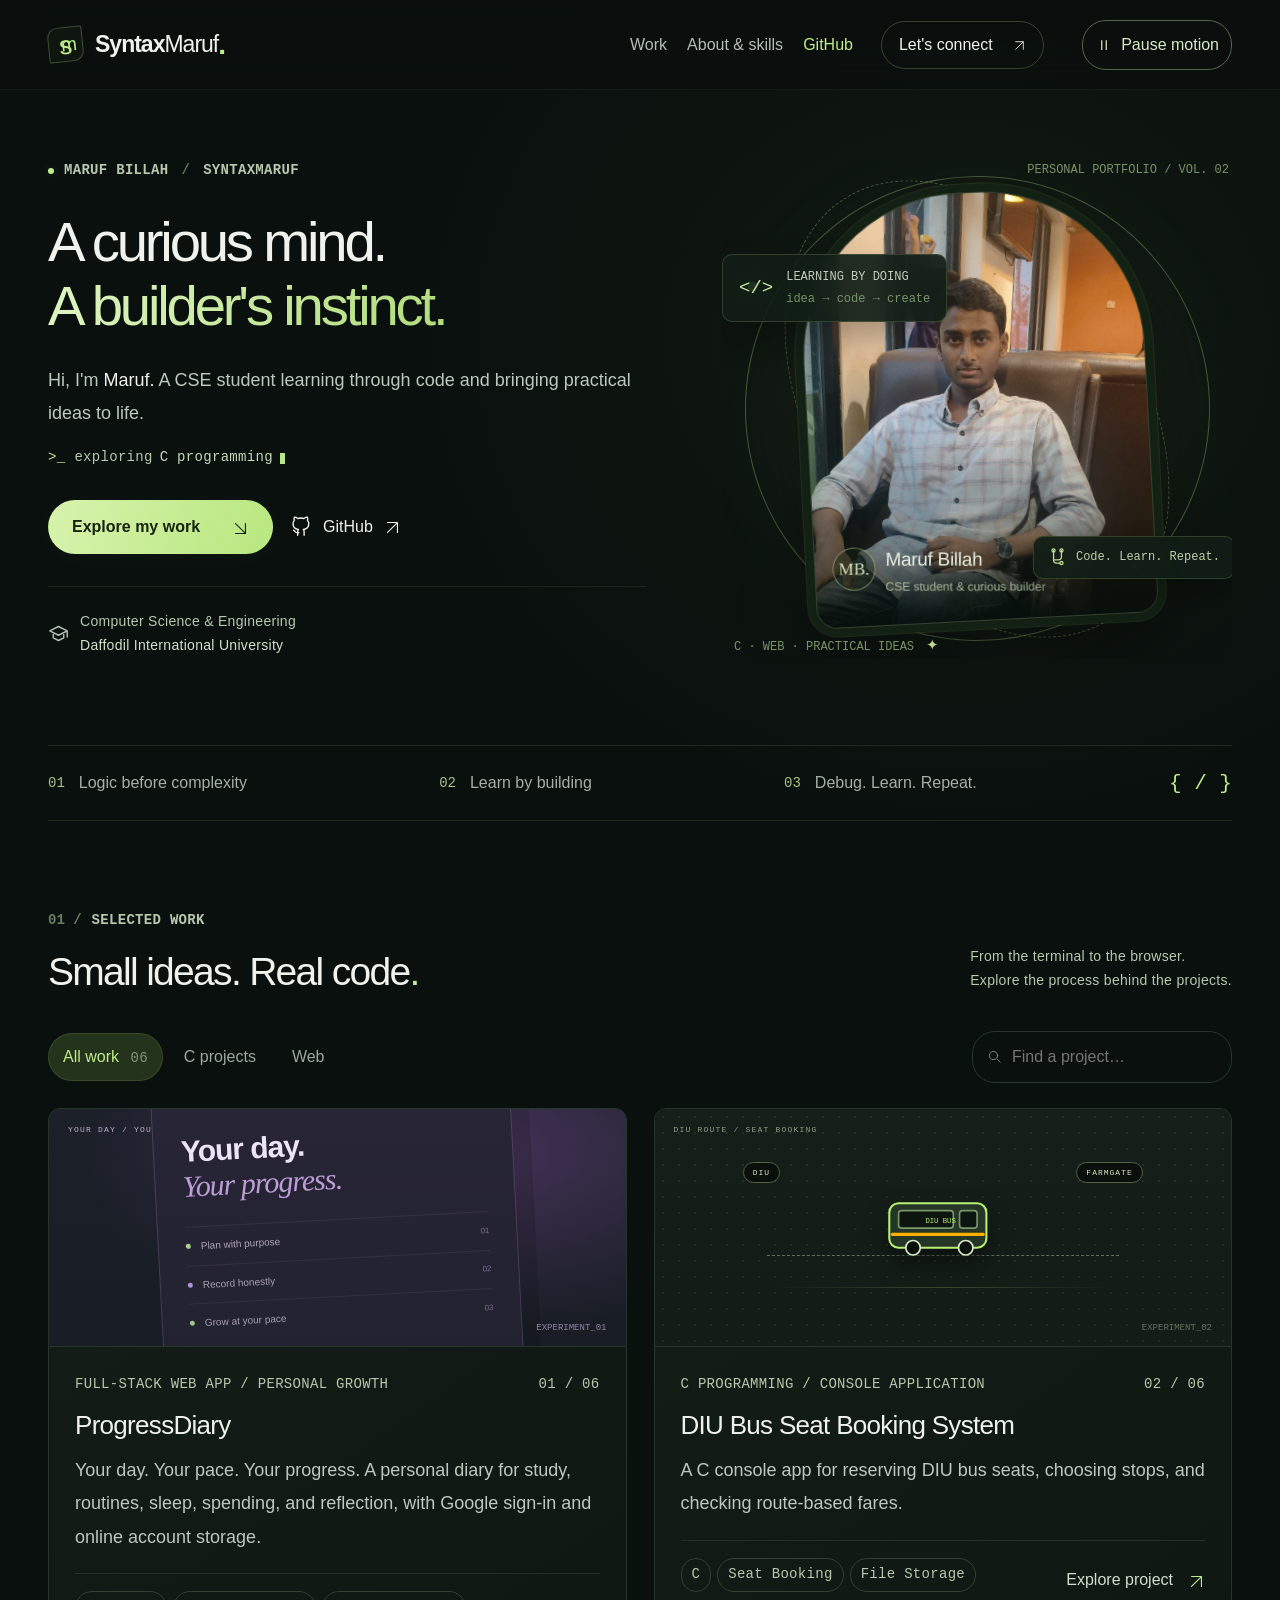
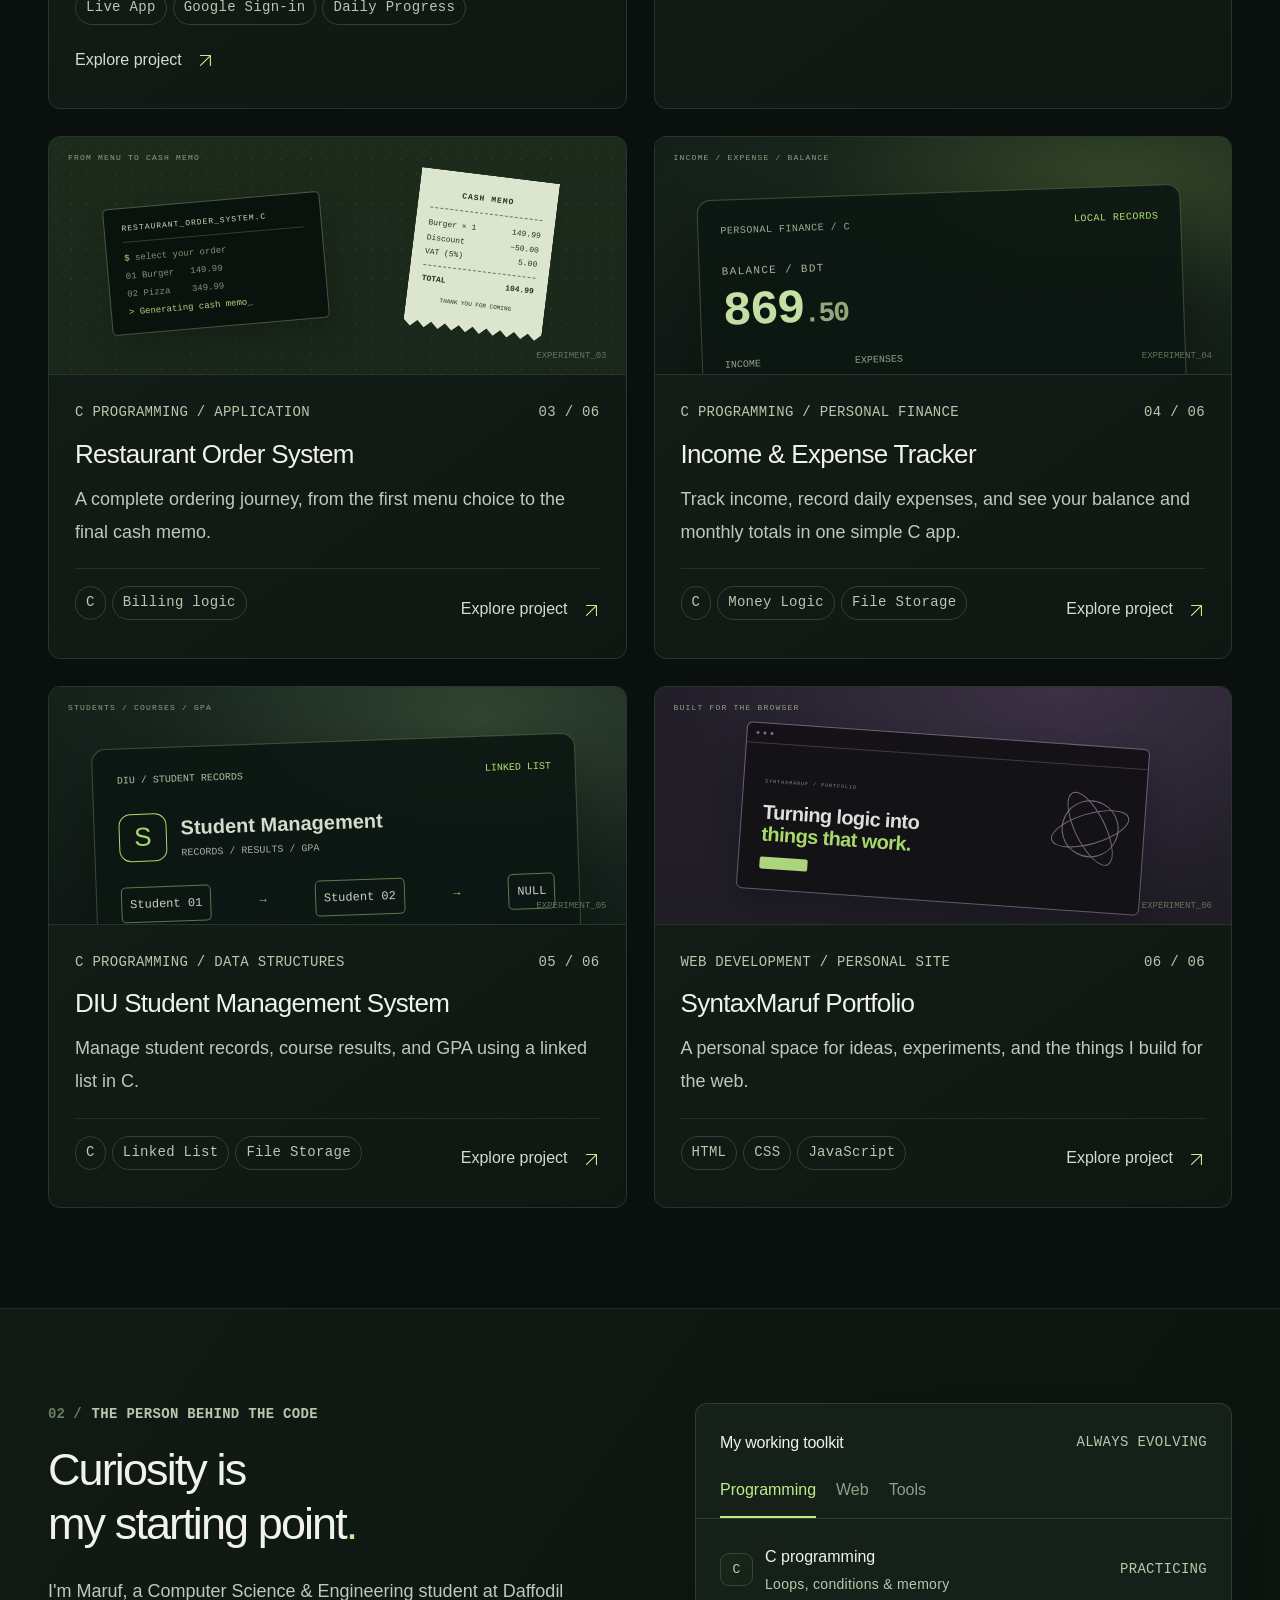
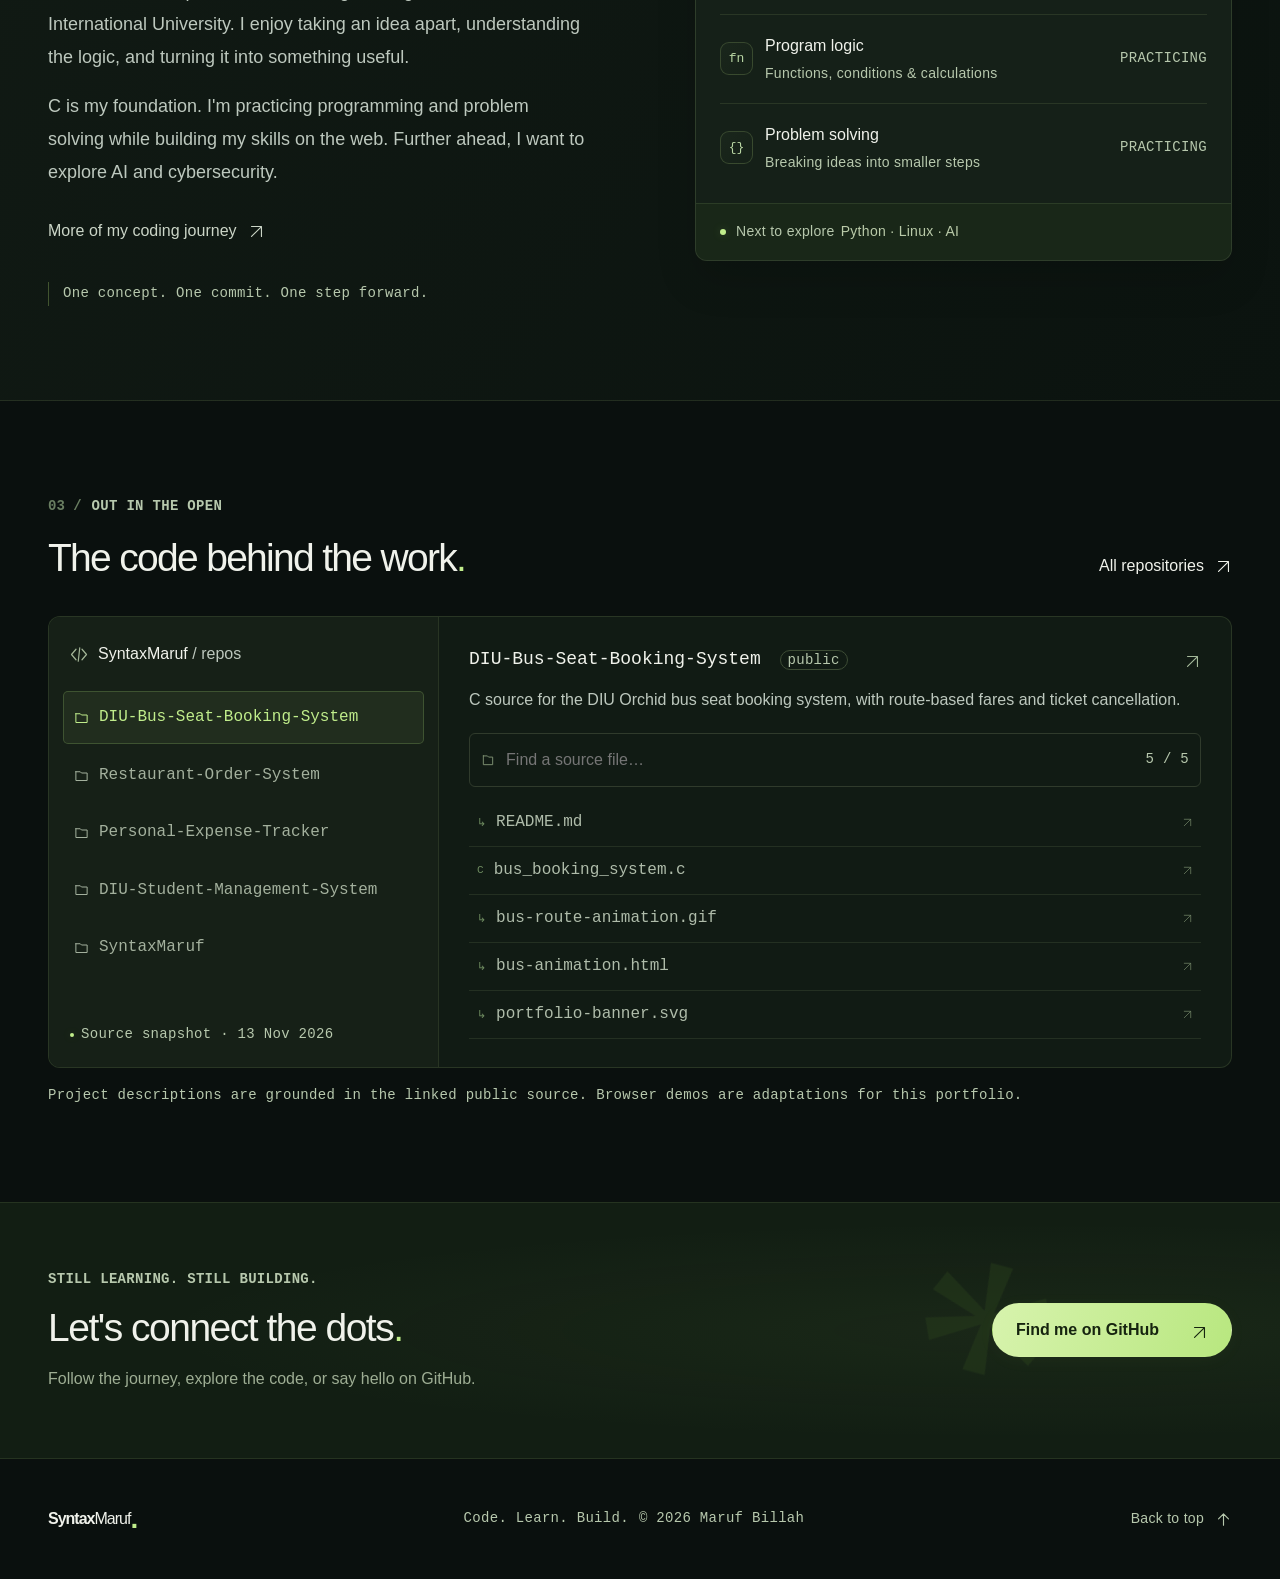
<file: index.html>
<!doctype html>
<html lang="en">
<head>
  <meta charset="utf-8">
  <meta name="viewport" content="width=device-width, initial-scale=1">
  <meta name="theme-color" content="#0c1110">
  <meta name="description" content="Maruf Billah (SyntaxMaruf) — CSE student at Daffodil International University. A personal portfolio of C programming, web development, and practical ideas.">
  <meta name="robots" content="noindex,nofollow">
  <title>SyntaxMaruf — Maruf Billah / Developer Portfolio</title>
  <link rel="icon" href="favicon.svg" type="image/svg+xml">
  <link rel="stylesheet" href="styles.css?v=3">
  <link rel="stylesheet" href="premium.css?v=3">
  <link rel="stylesheet" href="readability.css?v=3">
  <script src="data.js" defer></script>
  <script src="app.js" defer></script>
  <script src="motion.js?v=4" defer></script>
</head>
<body>
  <div class="ambient-glow" aria-hidden="true"></div><div class="scroll-progress" aria-hidden="true"></div>
  <a class="skip-link" href="#main">Skip to content</a>
  <header class="header">
    <div class="container nav-wrap">
      <a class="brand" href="#home" aria-label="SyntaxMaruf home"><span class="brand-mark" aria-hidden="true">s<span>m</span></span>Syntax<span>Maruf</span><span class="brand-dot">.</span></a>
      
      <nav id="navigation" aria-label="Main navigation">
        <a href="#work">Work</a><a href="#about">About & skills</a><a href="#github">GitHub</a>
        <a class="nav-cta" href="https://github.com/SyntaxMaruf" target="_blank" rel="noopener noreferrer">Let's connect <span aria-hidden="true">↗</span></a>
        
      </nav>
      <div class="header-actions"><button id="motion-toggle" class="motion-toggle" aria-pressed="false" aria-label="Pause animations"><svg viewBox="0 0 24 24" aria-hidden="true"><path d="M9 6v12M15 6v12"/></svg><span>Motion on</span></button><button class="menu-toggle icon-button" aria-expanded="false" aria-controls="navigation" aria-label="Open navigation"><svg viewBox="0 0 24 24" aria-hidden="true"><path d="M4 7h16M4 12h16M4 17h16"/></svg></button></div>
    </div>
  </header>
  <main id="main">
    <section class="hero container" id="home" aria-labelledby="hero-title">
      <div class="hero-copy">
        <p class="eyebrow"><span class="status-dot"></span> MARUF BILLAH <span class="eyebrow-divider">/</span> SYNTAXMARUF</p>
        <h1 id="hero-title">A curious mind.<br><span>A builder's instinct.</span></h1>
        <p class="intro">Hi, I'm <strong>Maruf.</strong> A CSE student<br class="desktop-break"> learning through code and bringing practical<br class="desktop-break"> ideas to life.</p>
        <div class="live-line" aria-hidden="true"><span class="live-prompt">&gt;_</span> exploring <span id="live-role">C programming</span><span class="typing-cursor"></span></div>
        <div class="hero-actions"><a class="button primary" href="#work">Explore my work <span aria-hidden="true">↘</span></a><a class="text-link" href="https://github.com/SyntaxMaruf" target="_blank" rel="noopener noreferrer"><svg class="icon" viewBox="0 0 24 24" aria-hidden="true"><path d="M9 19c-4.3 1.3-4.3-2.2-6-2.7M15 22v-3.9a3.4 3.4 0 0 0-.9-2.7c3-.3 6.2-1.5 6.2-6.8A5.3 5.3 0 0 0 18.8 5c.2-.4.6-1.9-.1-3.7 0 0-1.2-.4-3.9 1.5a13.4 13.4 0 0 0-7 0C5.1.9 3.9 1.3 3.9 1.3c-.7 1.8-.3 3.3-.1 3.7a5.3 5.3 0 0 0-1.5 3.7c0 5.3 3.2 6.5 6.2 6.8a3.4 3.4 0 0 0-.9 2.6V22"/></svg> GitHub <span aria-hidden="true">↗</span></a></div>
        <div class="hero-foot"><svg class="icon" viewBox="0 0 24 24" aria-hidden="true"><path d="m2 9 10-5 10 5-10 5-10-5Zm4 2v6l6 3 6-3v-6M22 9v7"/></svg><span>Computer Science & Engineering<br><strong>Daffodil International University</strong></span></div>
      </div>
      <div class="portrait-scene" aria-label="Portrait of Maruf Billah">
        <div class="orbit orbit-one" aria-hidden="true"><span></span></div><div class="orbit orbit-two" aria-hidden="true"><span></span></div>
        <span class="scene-coordinate coordinate-top" aria-hidden="true">PERSONAL PORTFOLIO / VOL. 02</span>
        <div class="portrait-frame"><img src="maruf-billah.jpg" width="1138" height="1536" alt="Maruf Billah seated in a chair" fetchpriority="high"><div class="portrait-shade" aria-hidden="true"></div><div class="portrait-caption"><span class="portrait-monogram">MB.</span><div><strong>Maruf Billah</strong><span>CSE student & curious builder</span></div><span class="portrait-spark" aria-hidden="true">*</span></div></div>
        <div class="floating-chip chip-code" aria-hidden="true"><span>&lt;/&gt;</span><div>LEARNING BY DOING<small>idea → code → create</small></div></div>
        <div class="floating-chip chip-github"><svg class="icon" viewBox="0 0 24 24" aria-hidden="true"><path d="M7 3v12a4 4 0 0 0 4 4h5M17 3v8a4 4 0 0 1-4 4H7"/><circle cx="7" cy="3" r="2"/><circle cx="17" cy="3" r="2"/><circle cx="17" cy="19" r="2"/></svg><span>Code. Learn. Repeat.</span></div>
        <span class="scene-coordinate coordinate-bottom" aria-hidden="true">C · WEB · PRACTICAL IDEAS <span>✦</span></span>
      </div>
    </section>
    <div class="container"><div class="focus-strip"><span><i>01</i> Logic before complexity</span><span><i>02</i> Learn by building</span><span><i>03</i> Debug. Learn. Repeat.</span><span class="strip-symbol" aria-hidden="true">{ / }</span></div></div>
    <section class="work-section container section" id="work" aria-labelledby="work-title">
      <div class="section-top"><div><p class="eyebrow"><span class="section-index">01 /</span> SELECTED WORK</p><h2 id="work-title">Small ideas. Real code<span class="accent">.</span></h2></div><p class="section-aside">From the terminal to the browser.<br> Explore the process behind the projects.</p></div>
      <div class="project-toolbar"><div class="filters" role="group" aria-label="Filter projects"><button data-filter="all" aria-pressed="true">All work <span>06</span></button><button data-filter="c" aria-pressed="false">C projects</button><button data-filter="web" aria-pressed="false">Web</button></div><label class="search-field"><svg viewBox="0 0 24 24" aria-hidden="true"><circle cx="10.5" cy="10.5" r="6.5"/><path d="m16 16 5 5"/></svg><span class="sr-only">Search projects</span><input id="project-search" type="search" placeholder="Find a project…" autocomplete="off"></label></div>
      <p id="project-count" class="sr-only" role="status"></p><div id="project-grid" class="project-grid"></div>
      <div id="empty-projects" class="empty-state" hidden><span class="empty-icon" aria-hidden="true">{ }</span><h3>No projects found.</h3><p>Try another keyword or explore all the work.</p><button id="clear-filters" class="small-button">Reset filters</button></div>
      <noscript><p>Enable JavaScript to filter and explore projects. You can also visit <a href="https://github.com/SyntaxMaruf">SyntaxMaruf on GitHub</a>.</p></noscript>
    </section>
    <section class="about-section section" id="about" aria-labelledby="about-title"><div class="container about-grid">
      <div class="about-copy"><p class="eyebrow"><span class="section-index">02 /</span> THE PERSON BEHIND THE CODE</p><h2 id="about-title">Curiosity is<br>my starting point<span class="accent">.</span></h2><p>I'm Maruf, a Computer Science & Engineering student at Daffodil International University. I enjoy taking an idea apart, understanding the logic, and turning it into something useful.</p><p>C is my foundation. I'm practicing programming and problem solving while building my skills on the web. Further ahead, I want to explore AI and cybersecurity.</p><a class="text-link about-link" href="https://github.com/SyntaxMaruf/SyntaxMaruf" target="_blank" rel="noopener noreferrer">More of my coding journey <span aria-hidden="true">↗</span></a><div class="about-note"><span aria-hidden="true">↳</span> One concept. One commit. One step forward.</div></div>
      <div class="skills-panel"><div class="panel-head"><h3>My working toolkit</h3><span class="mono muted">ALWAYS EVOLVING</span></div><div class="skill-tabs" role="tablist" aria-label="Skill categories"><button id="skill-tab-programming" role="tab" aria-selected="true" aria-controls="skills-content" tabindex="0" data-skill="programming">Programming</button><button id="skill-tab-web" role="tab" aria-selected="false" aria-controls="skills-content" tabindex="-1" data-skill="web">Web</button><button id="skill-tab-tools" role="tab" aria-selected="false" aria-controls="skills-content" tabindex="-1" data-skill="tools">Tools</button></div><div id="skills-content" role="tabpanel" aria-labelledby="skill-tab-programming" tabindex="0"></div><div class="learning-next"><span class="status-dot"></span><p>Next to explore <strong>Python · Linux · AI</strong></p></div></div>
    </div></section>
    <section class="github-section container section" id="github" aria-labelledby="github-title"><div class="section-top"><div><p class="eyebrow"><span class="section-index">03 /</span> OUT IN THE OPEN</p><h2 id="github-title">The code behind the work<span class="accent">.</span></h2></div><a class="text-link" href="https://github.com/SyntaxMaruf?tab=repositories" target="_blank" rel="noopener noreferrer">All repositories <span aria-hidden="true">↗</span></a></div>
      <div class="source-explorer"><div class="repo-sidebar"><div class="repo-sidebar-head"><svg class="icon" viewBox="0 0 24 24" aria-hidden="true"><path d="m8 5-6 7 6 7m8-14 6 7-6 7m-3-16-2 18"/></svg><span>SyntaxMaruf <span class="muted">/ repos</span></span></div><div id="repo-list" role="group" aria-label="Select a GitHub repository"></div><div class="repo-caption"><span class="status-dot"></span> Source snapshot · 13 Nov 2026</div></div><div class="repo-detail"><div id="repo-summary"></div><label class="file-search"><svg class="icon" viewBox="0 0 24 24" aria-hidden="true"><path d="M4 5h7l2 2h7v13H4V5Z"/></svg><span class="sr-only">Filter repository files</span><input id="file-search" type="search" placeholder="Find a source file…" autocomplete="off"><span class="mono muted" id="file-count"></span></label><div id="repo-files" class="repo-files" aria-live="polite"></div></div></div>
      <p class="source-note">Project descriptions are grounded in the linked public source. Browser demos are adaptations for this portfolio.</p>
    </section>
    <section class="connect-section"><div class="container connect-inner"><div><p class="eyebrow">STILL LEARNING. STILL BUILDING.</p><h2>Let's connect the dots<span class="accent">.</span></h2><p>Follow the journey, explore the code, or say hello on GitHub.</p></div><a class="button primary" href="https://github.com/SyntaxMaruf" target="_blank" rel="noopener noreferrer">Find me on GitHub <span aria-hidden="true">↗</span></a><span class="connect-art" aria-hidden="true">*</span></div></section>
  </main>
  <footer class="container footer"><a class="brand footer-brand" href="#home">Syntax<span>Maruf</span><span class="brand-dot">.</span></a><p>Code. Learn. Build. <span class="muted">© 2026 Maruf Billah</span></p><a href="#home" class="text-link">Back to top <span aria-hidden="true">↑</span></a></footer>
  <dialog id="project-dialog" aria-labelledby="dialog-title"><div class="dialog-top"><span class="eyebrow">PROJECT EXPLORER</span><button id="close-dialog" class="icon-button" aria-label="Close project details"><svg viewBox="0 0 24 24" aria-hidden="true"><path d="m6 6 12 12M6 18 18 6"/></svg></button></div><div id="dialog-content"></div></dialog>
</body>
</html>
</file>
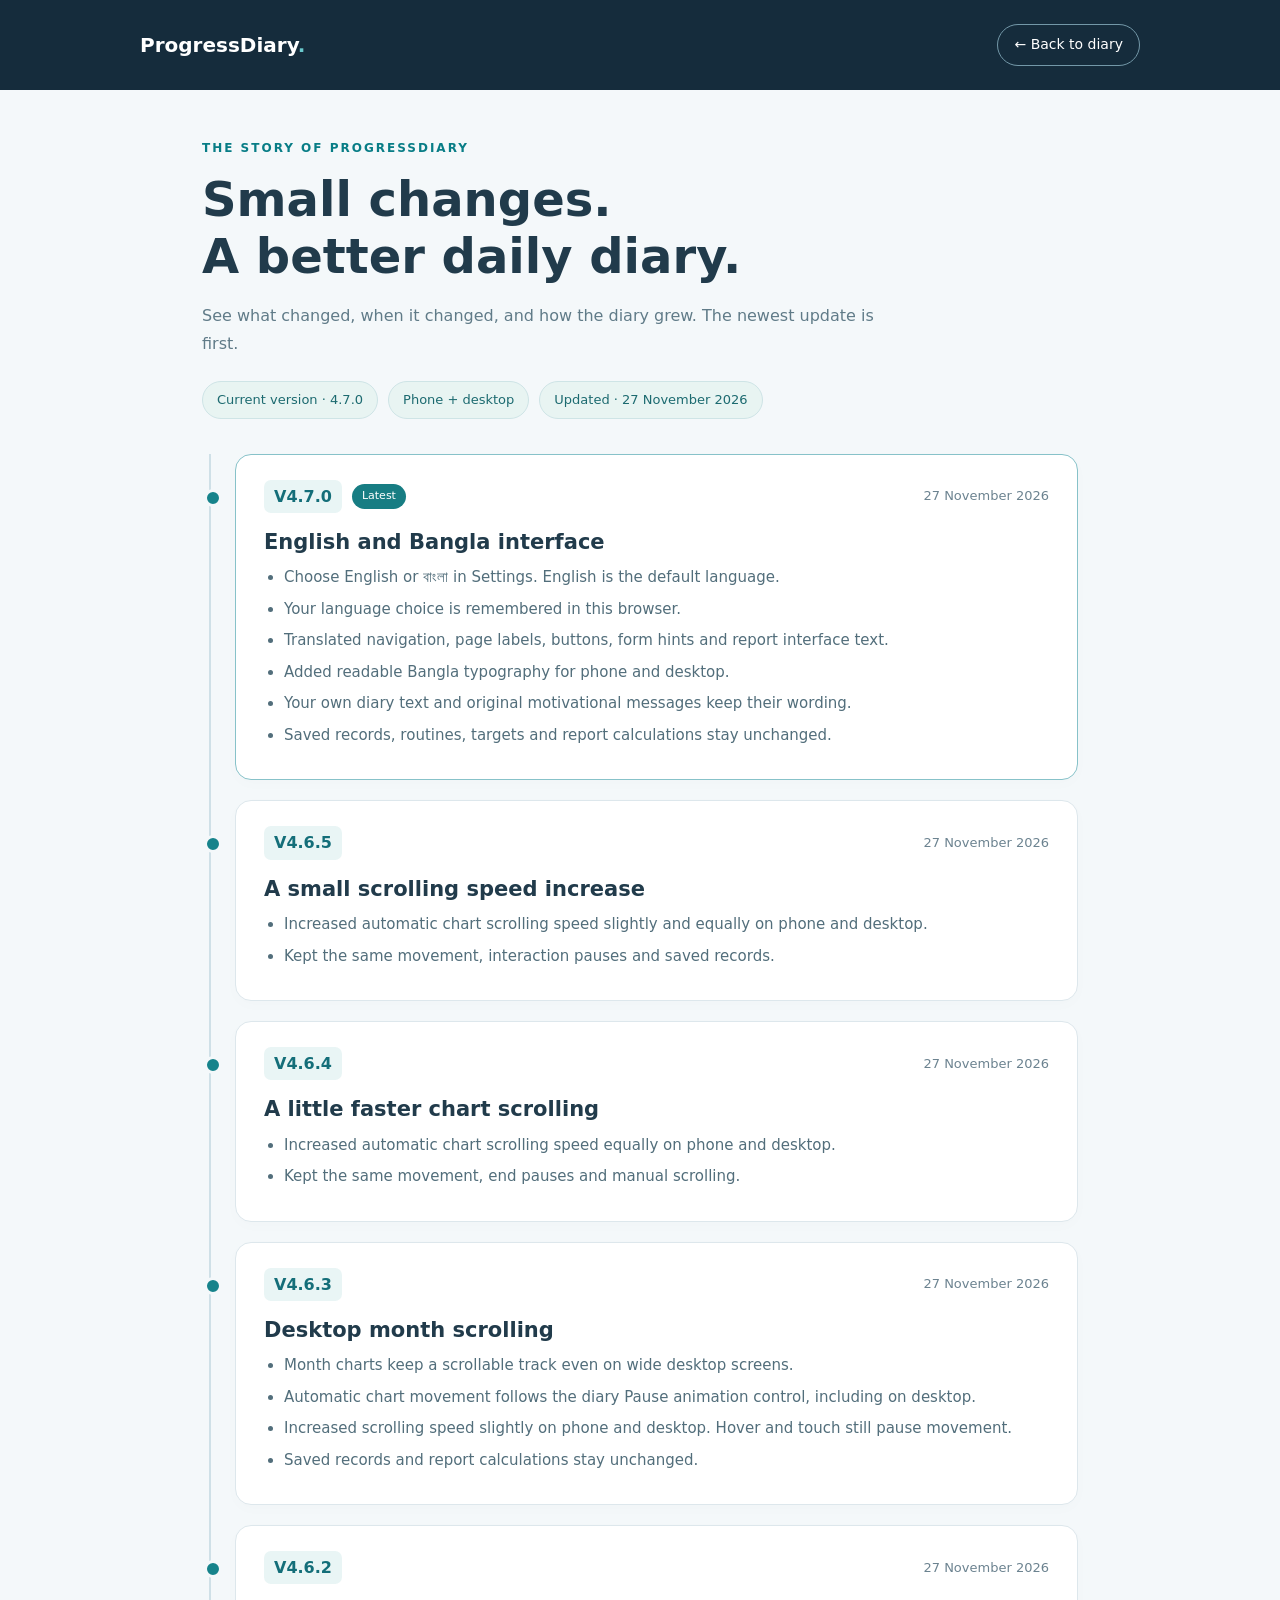
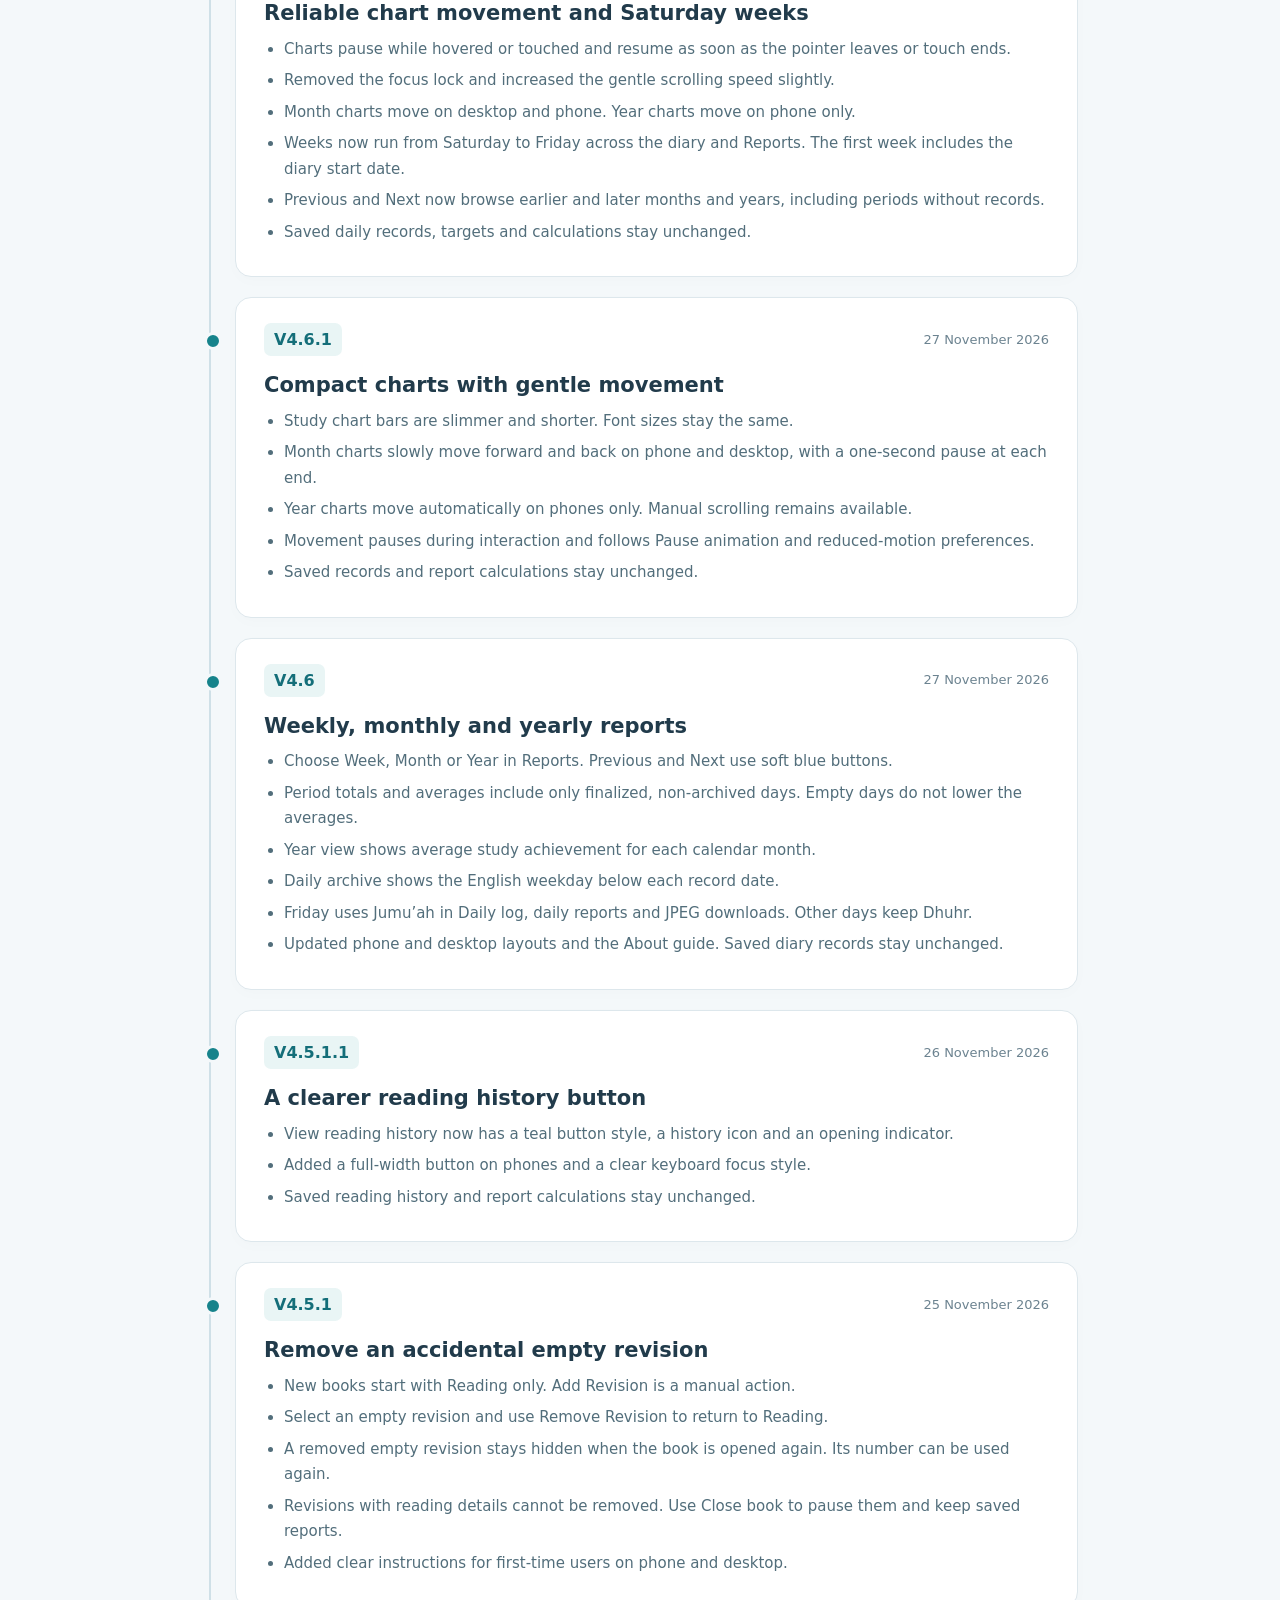
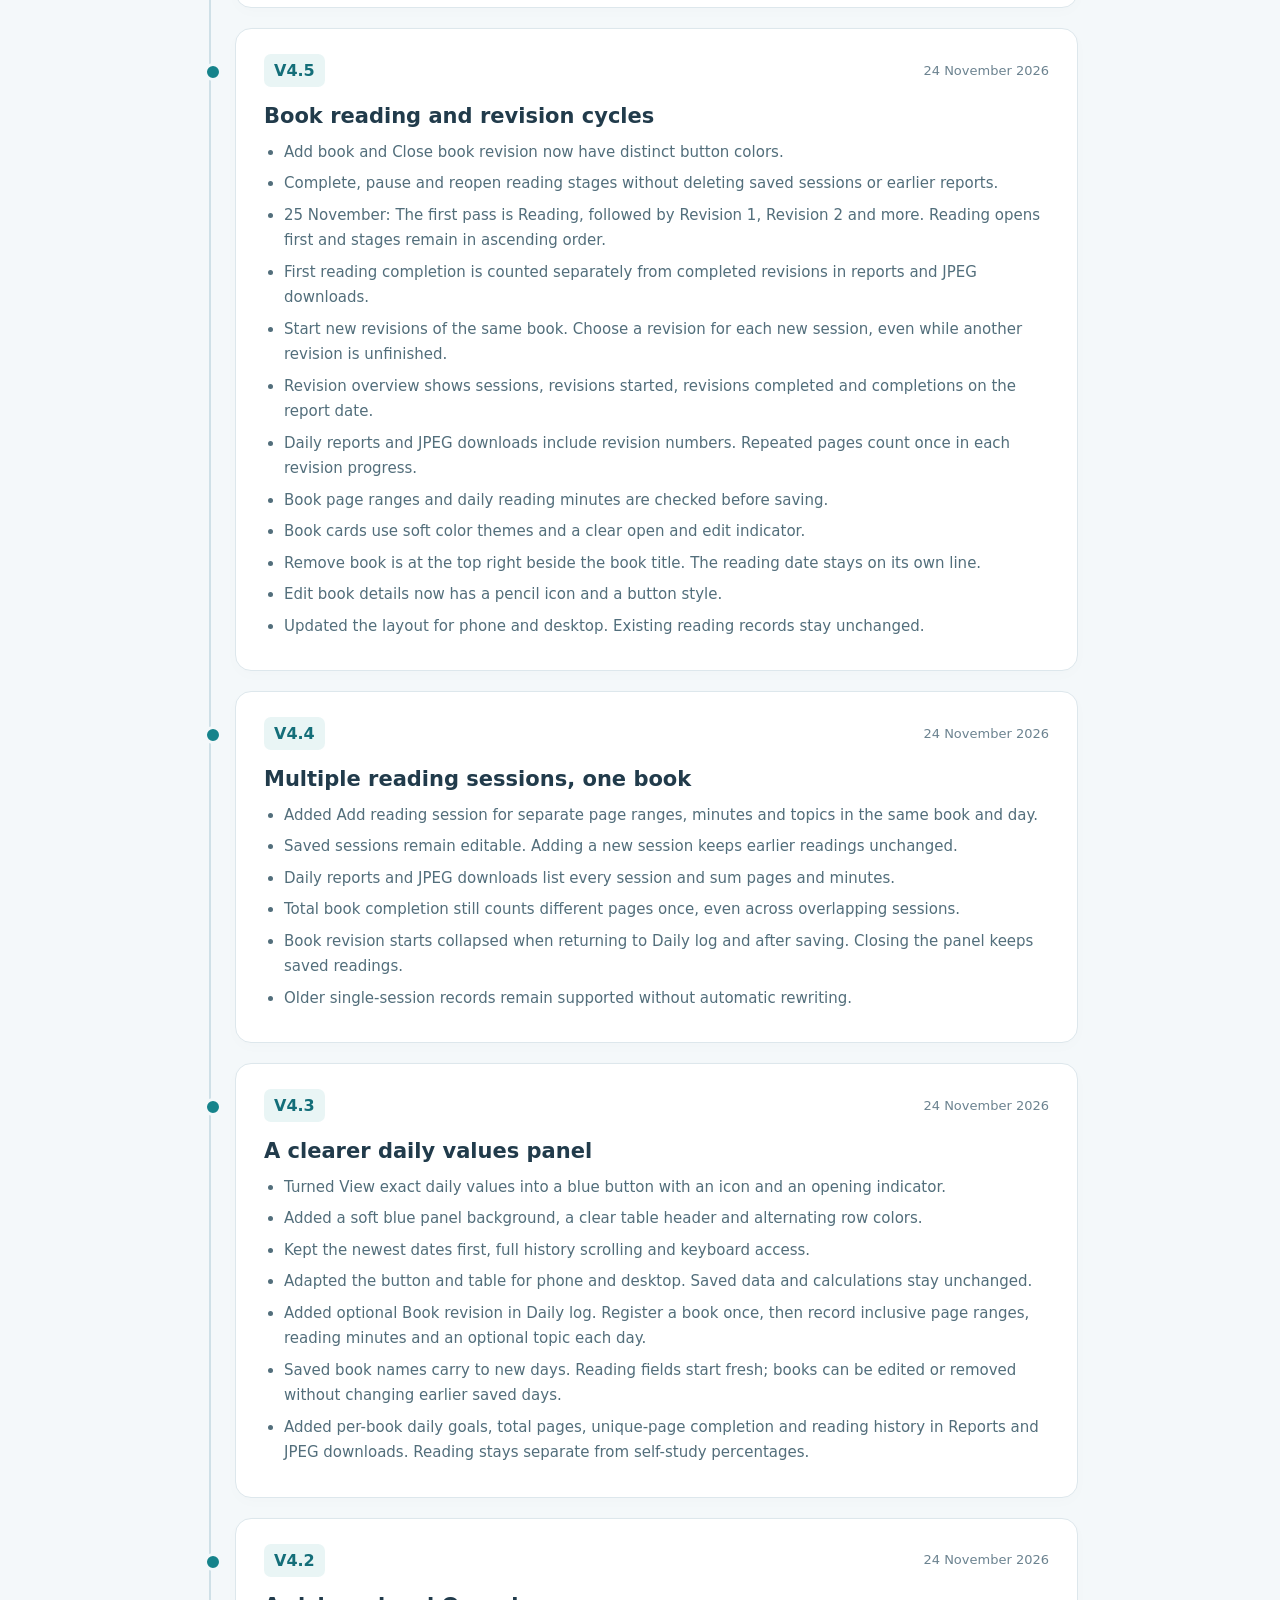
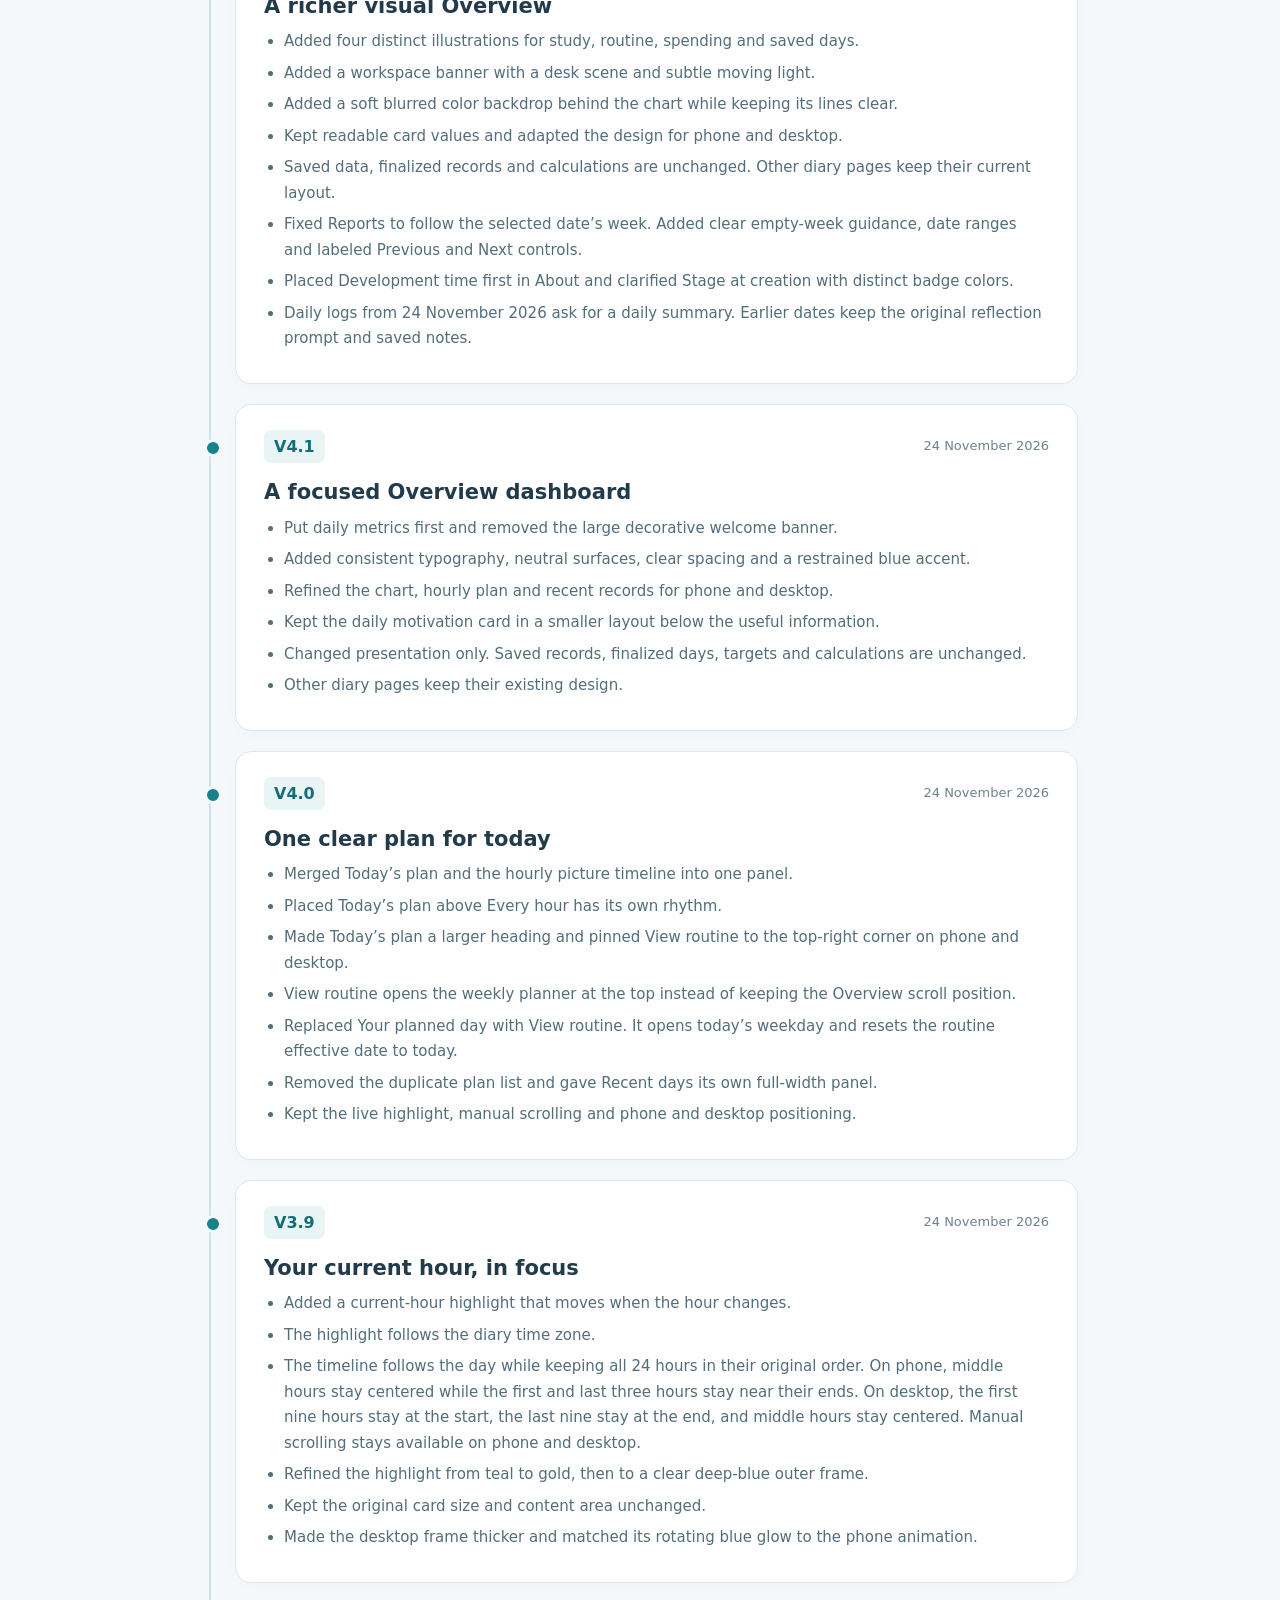
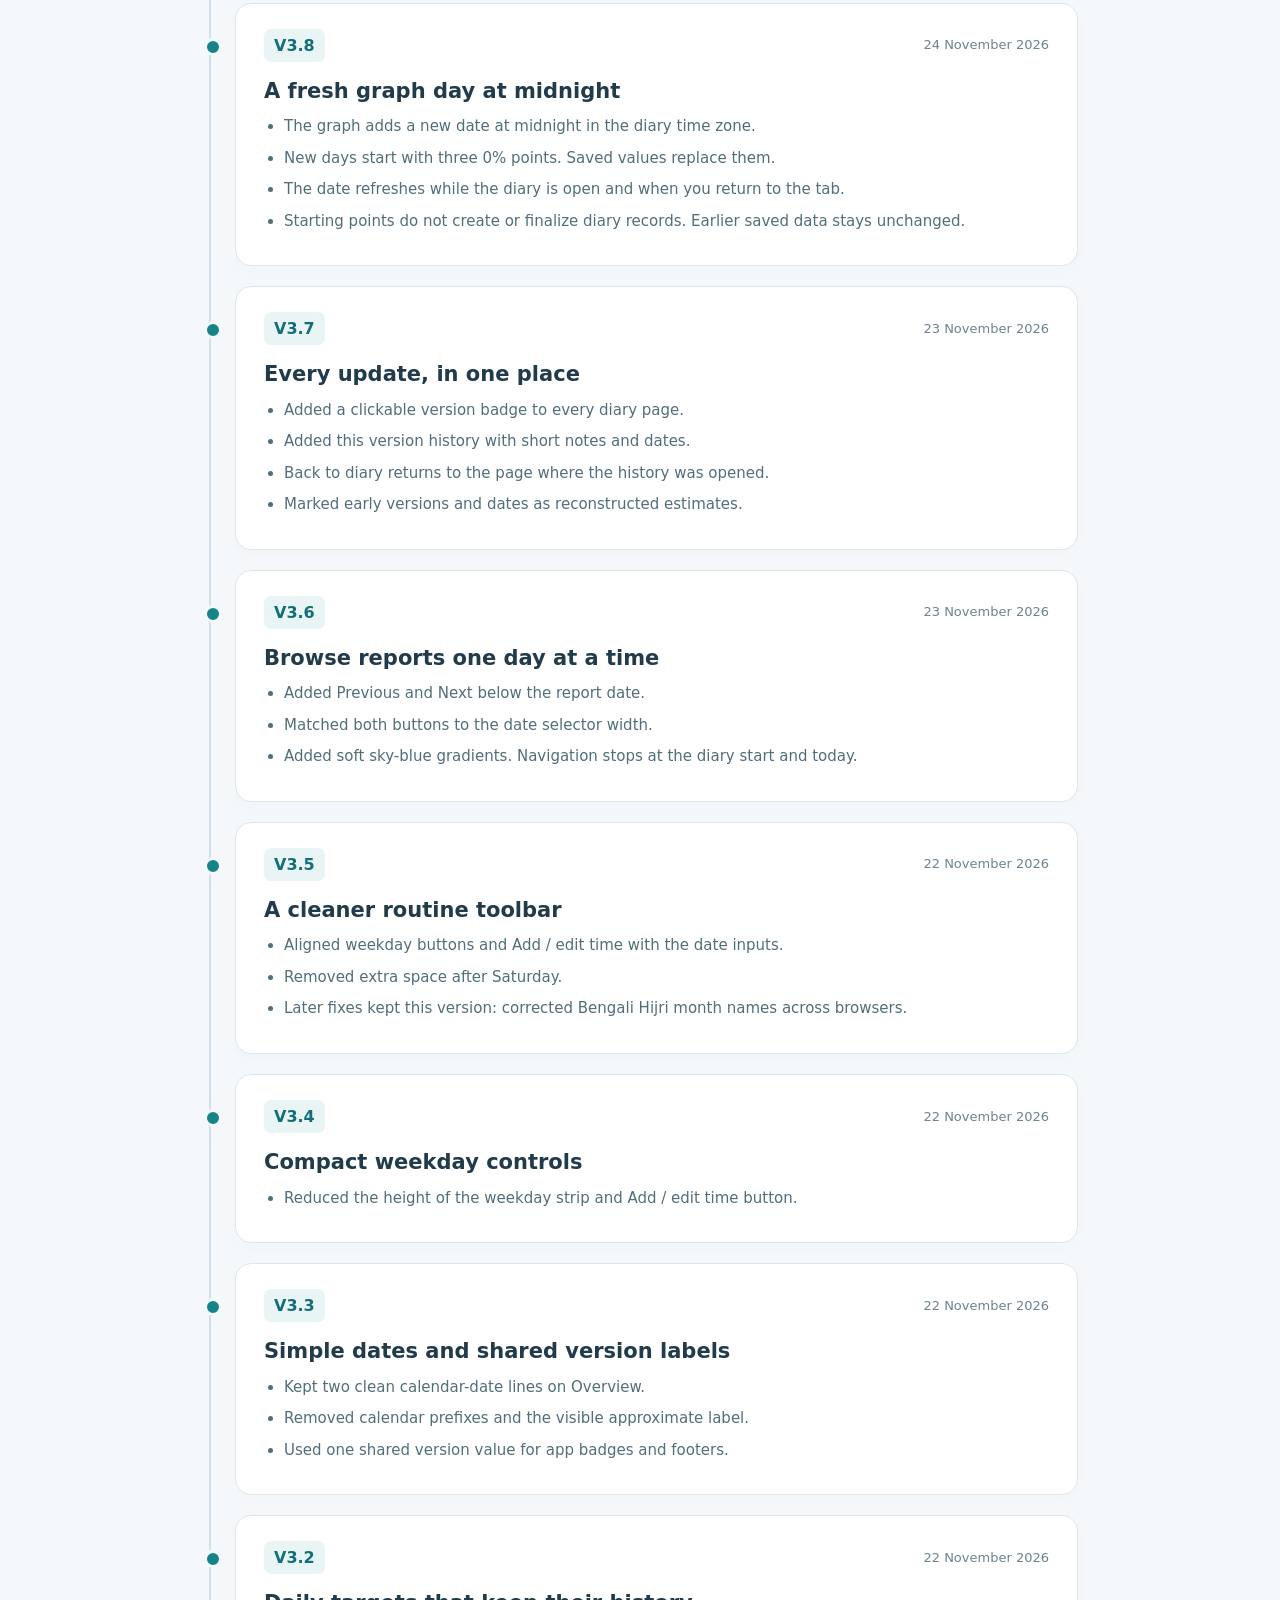
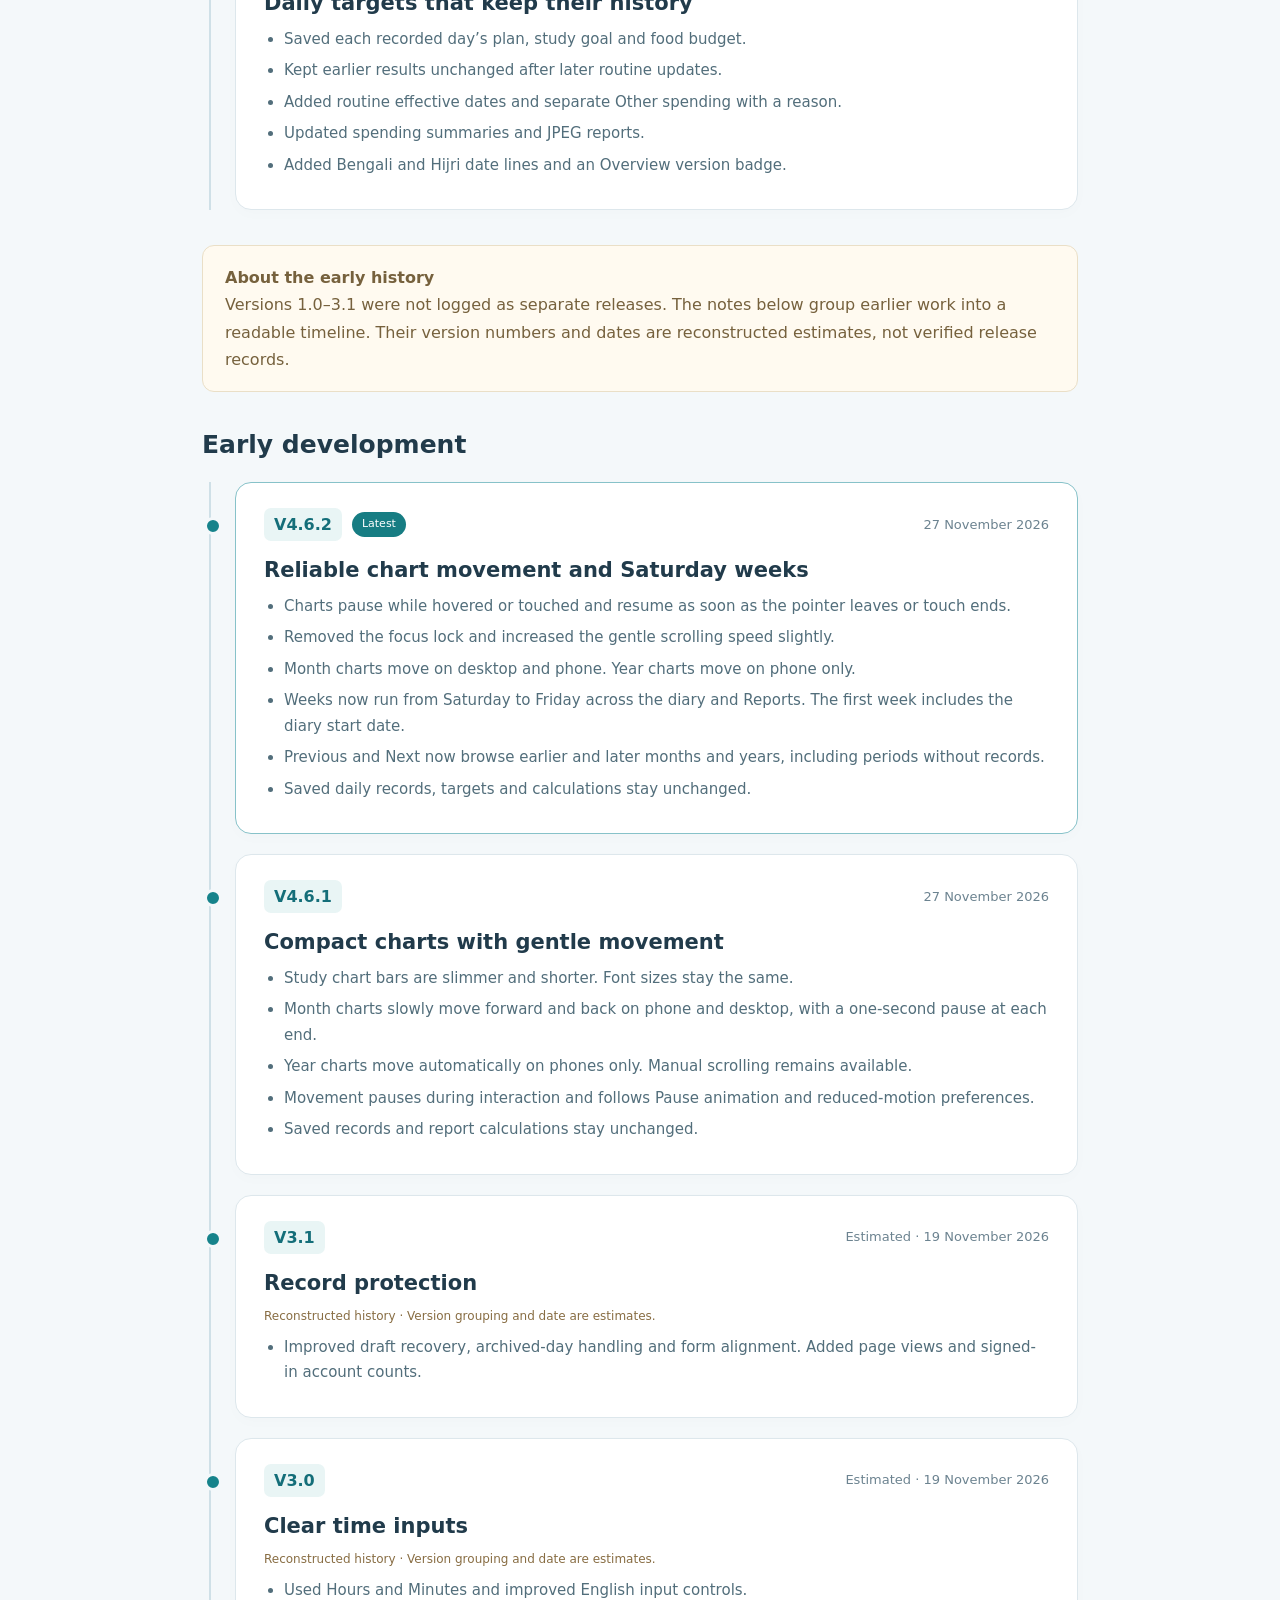
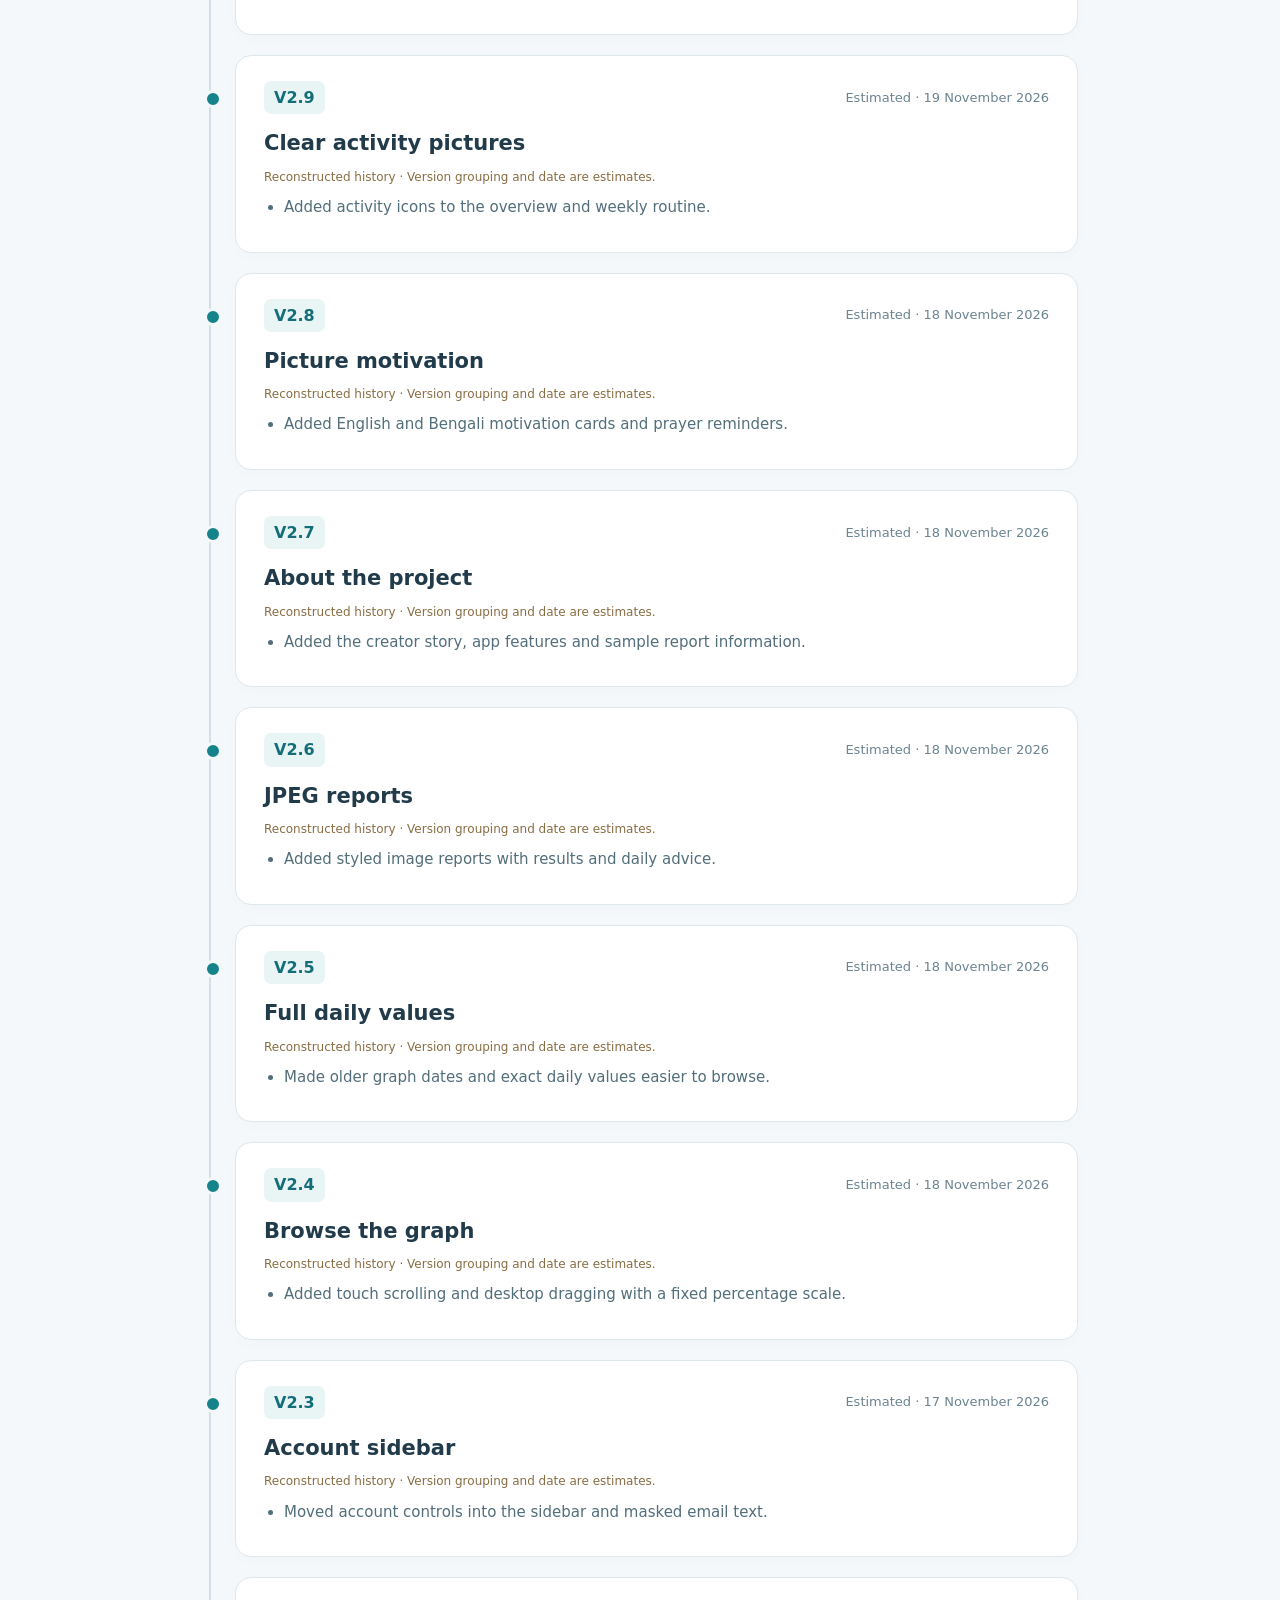
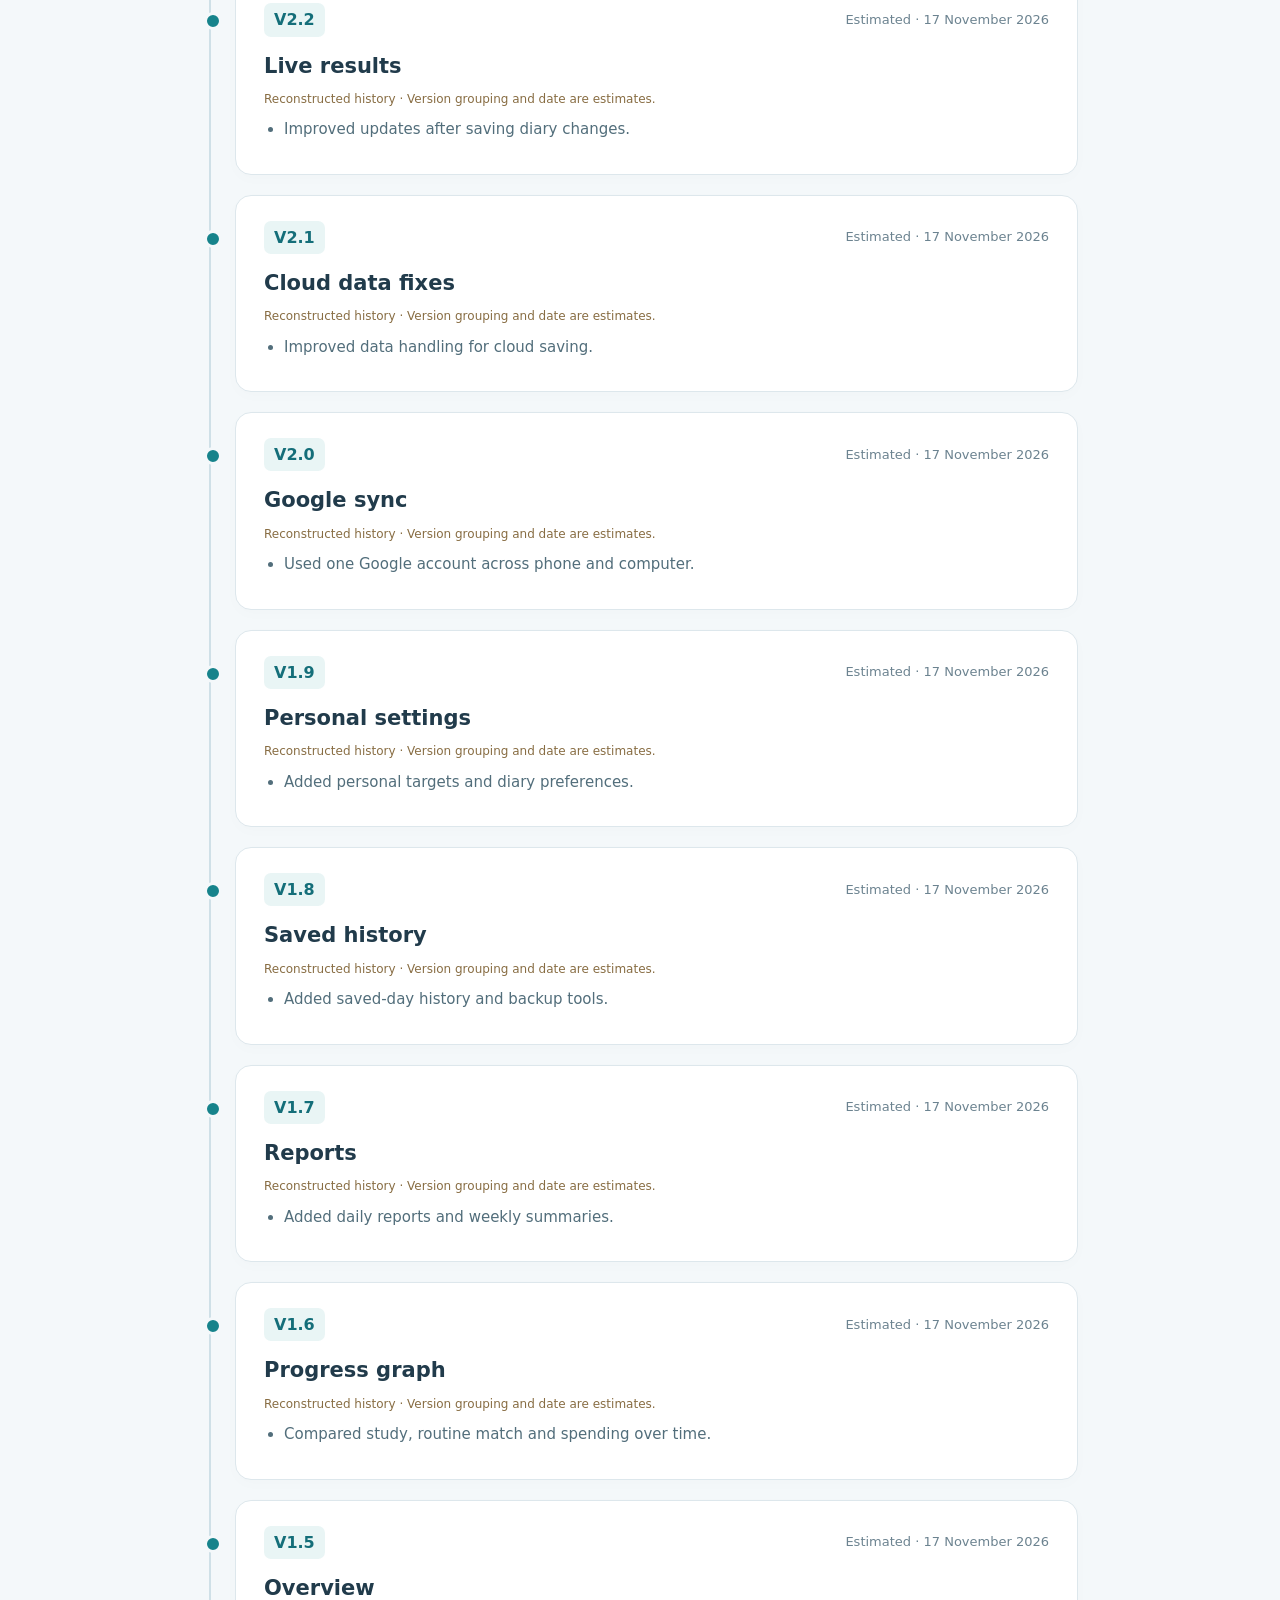
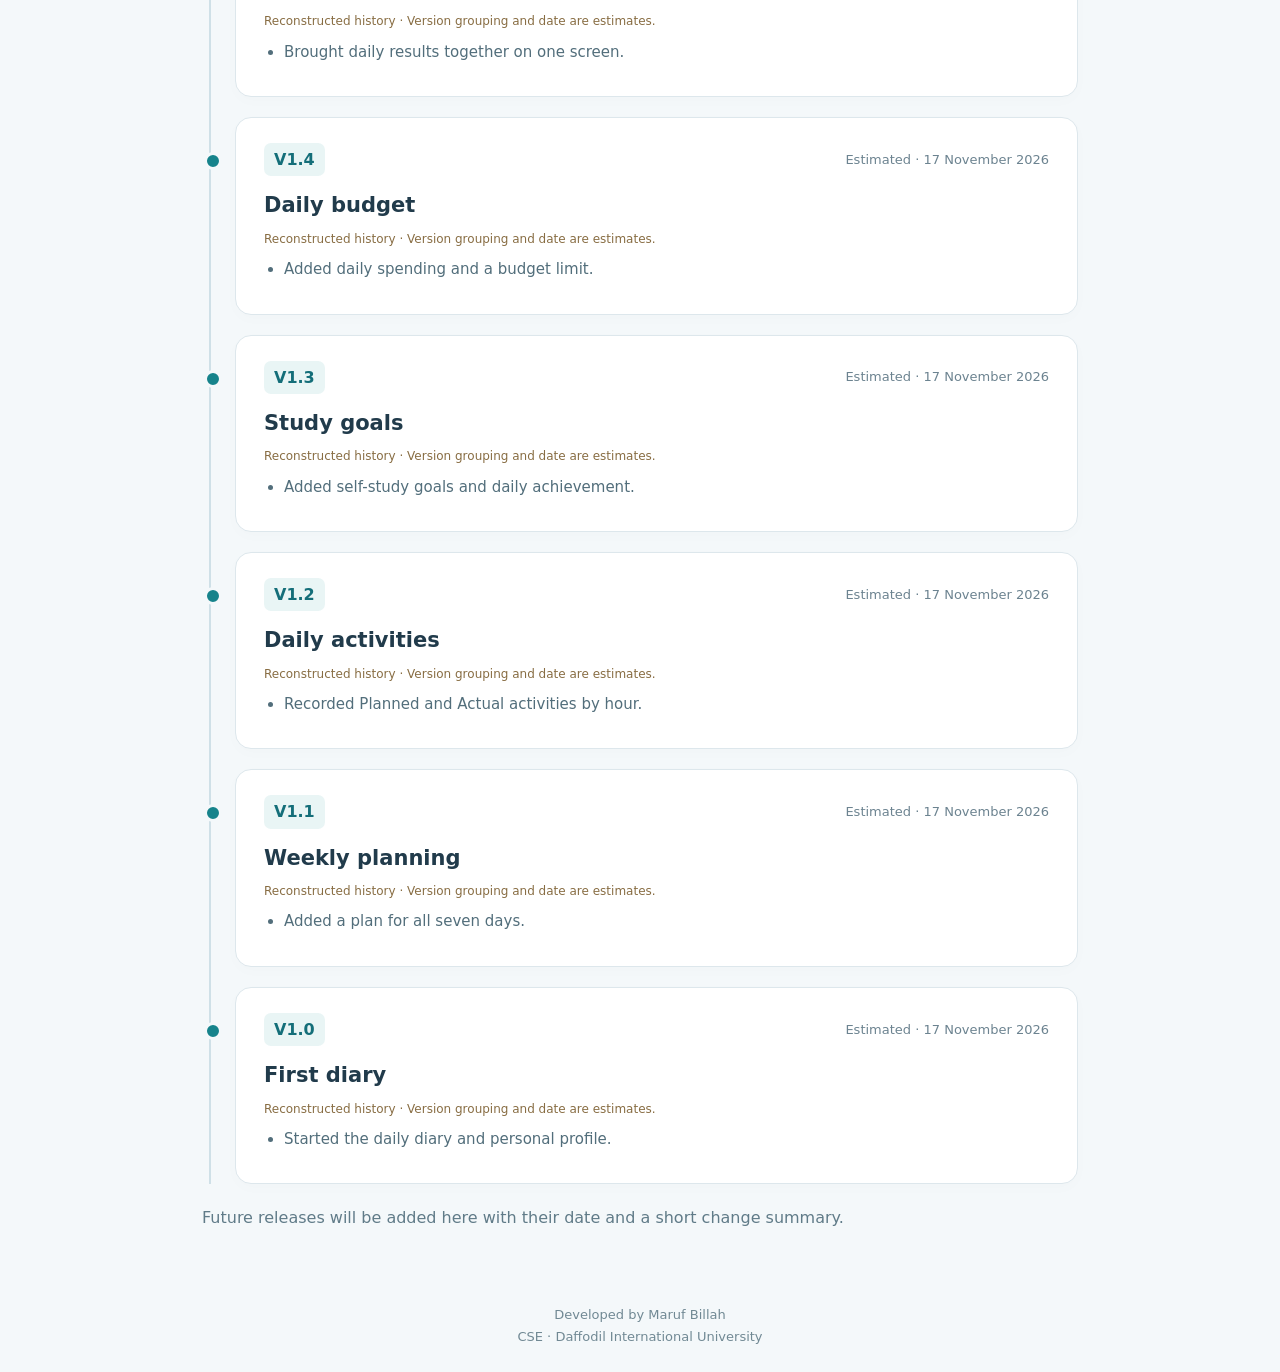
<file: progressdiary-versions.html>
<!doctype html><html lang="en" translate="no"><head><meta charset="utf-8"><meta name="viewport" content="width=device-width,initial-scale=1"><meta name="google" content="notranslate"><meta name="theme-color" content="#152c3c"><title>Version history · ProgressDiary</title><link rel="icon" href="./diary-favicon.svg"><style>
*{box-sizing:border-box}body{margin:0;background:#f4f8fa;color:#213b4b;font:16px/1.7 system-ui,sans-serif}header{background:#152c3c;color:white;padding:24px max(6vw,20px)}nav{display:flex;justify-content:space-between;gap:15px;align-items:center;max-width:1000px;margin:auto}a{color:inherit}nav a{text-decoration:none}nav strong{font-size:20px}.back{border:1px solid #7398a8;border-radius:24px;padding:8px 16px;font-size:14px}main{max-width:920px;margin:48px auto;padding:0 22px}.eyebrow{color:#087d86;font-size:12px;font-weight:700;letter-spacing:2px}h1{font-size:clamp(32px,6vw,48px);line-height:1.18;margin:13px 0 18px}p{color:#607b88}.intro{max-width:680px}.summary{display:flex;gap:10px;flex-wrap:wrap;margin:24px 0 35px}.summary span{padding:7px 14px;border:1px solid #cee4e6;border-radius:30px;background:#e8f4f2;font-size:13px;color:#1c6a70}.timeline{border-left:2px solid #cfe0e7;padding-left:24px;margin-left:7px}.release{position:relative;padding:25px 28px;margin-bottom:20px;background:white;border:1px solid #dde7ec;border-radius:16px;box-shadow:0 4px 15px #173b4d04}.release:before{content:"";position:absolute;left:-32px;top:34px;width:12px;height:12px;background:#16838b;border:3px solid #f4f8fa;border-radius:50%}.release:first-child{border-color:#87c2c9}.meta{display:flex;gap:10px;align-items:center;flex-wrap:wrap}.version{font-weight:700;color:#146e79;background:#e9f5f5;padding:3px 10px;border-radius:7px}.latest{background:#177d83;color:white;font-size:11px;border-radius:20px;padding:3px 10px}.date{font-size:13px;color:#6c8390;margin-left:auto}h2{font-size:21px;line-height:1.4;margin:15px 0 8px}ul{padding-left:20px;margin:8px 0 0}li{margin:6px 0;color:#526e7b;font-size:15px}.source{font-size:12px;margin:7px 0;color:#886d43}.early-note{padding:18px 22px;border:1px solid #eadfc7;background:#fffaf0;border-radius:12px;margin:35px 0 22px;color:#76613d}footer{text-align:center;padding:24px;font-size:13px;color:#718994}.section-title{font-size:25px;margin:35px 0 20px}a:focus-visible{outline:3px solid #59b5ce;outline-offset:4px}@media(max-width:600px){main{margin:30px auto;padding:0 16px}.timeline{padding-left:16px;margin-left:4px}.release{padding:20px 18px}.release:before{left:-24px}.date{width:100%;margin-left:0}.back{padding:7px 11px;font-size:12px}nav strong{font-size:17px}li{font-size:14px}}
</style></head><body><header><nav><a href="./progressdiary.html"><strong>ProgressDiary<span style="color:#69c9cd">.</span></strong></a><a class="back" id="back-to-diary" href="./progressdiary.html">← Back to diary</a></nav></header><main><div class="eyebrow">THE STORY OF PROGRESSDIARY</div><h1>Small changes.<br>A better daily diary.</h1><p class="intro">See what changed, when it changed, and how the diary grew. The newest update is first.</p><div class="summary"><span>Current version · 4.7.0</span><span>Phone + desktop</span><span>Updated · 27 November 2026</span></div><div class="timeline"><article class="release" id="v4-7-0"><div class="meta"><span class="version">V4.7.0</span><span class="latest">Latest</span><span class="date">27 November 2026</span></div><h2>English and Bangla interface</h2><ul><li>Choose English or বাংলা in Settings. English is the default language.</li><li>Your language choice is remembered in this browser.</li><li>Translated navigation, page labels, buttons, form hints and report interface text.</li><li>Added readable Bangla typography for phone and desktop.</li><li>Your own diary text and original motivational messages keep their wording.</li><li>Saved records, routines, targets and report calculations stay unchanged.</li></ul></article><article class="release" id="v4-6-5"><div class="meta"><span class="version">V4.6.5</span><span class="date">27 November 2026</span></div><h2>A small scrolling speed increase</h2><ul><li>Increased automatic chart scrolling speed slightly and equally on phone and desktop.</li><li>Kept the same movement, interaction pauses and saved records.</li></ul></article><article class="release" id="v4-6-4"><div class="meta"><span class="version">V4.6.4</span><span class="date">27 November 2026</span></div><h2>A little faster chart scrolling</h2><ul><li>Increased automatic chart scrolling speed equally on phone and desktop.</li><li>Kept the same movement, end pauses and manual scrolling.</li></ul></article><article class="release" id="v4-6-3"><div class="meta"><span class="version">V4.6.3</span><span class="date">27 November 2026</span></div><h2>Desktop month scrolling</h2><ul><li>Month charts keep a scrollable track even on wide desktop screens.</li><li>Automatic chart movement follows the diary Pause animation control, including on desktop.</li><li>Increased scrolling speed slightly on phone and desktop. Hover and touch still pause movement.</li><li>Saved records and report calculations stay unchanged.</li></ul></article><article class="release" id="v4-6-2"><div class="meta"><span class="version">V4.6.2</span><span class="date">27 November 2026</span></div><h2>Reliable chart movement and Saturday weeks</h2><ul><li>Charts pause while hovered or touched and resume as soon as the pointer leaves or touch ends.</li><li>Removed the focus lock and increased the gentle scrolling speed slightly.</li><li>Month charts move on desktop and phone. Year charts move on phone only.</li><li>Weeks now run from Saturday to Friday across the diary and Reports. The first week includes the diary start date.</li><li>Previous and Next now browse earlier and later months and years, including periods without records.</li><li>Saved daily records, targets and calculations stay unchanged.</li></ul></article><article class="release" id="v4-6-1"><div class="meta"><span class="version">V4.6.1</span><span class="date">27 November 2026</span></div><h2>Compact charts with gentle movement</h2><ul><li>Study chart bars are slimmer and shorter. Font sizes stay the same.</li><li>Month charts slowly move forward and back on phone and desktop, with a one-second pause at each end.</li><li>Year charts move automatically on phones only. Manual scrolling remains available.</li><li>Movement pauses during interaction and follows Pause animation and reduced-motion preferences.</li><li>Saved records and report calculations stay unchanged.</li></ul></article><article class="release" id="v4-6"><div class="meta"><span class="version">V4.6</span><span class="date">27 November 2026</span></div><h2>Weekly, monthly and yearly reports</h2><ul><li>Choose Week, Month or Year in Reports. Previous and Next use soft blue buttons.</li><li>Period totals and averages include only finalized, non-archived days. Empty days do not lower the averages.</li><li>Year view shows average study achievement for each calendar month.</li><li>Daily archive shows the English weekday below each record date.</li><li>Friday uses Jumu’ah in Daily log, daily reports and JPEG downloads. Other days keep Dhuhr.</li><li>Updated phone and desktop layouts and the About guide. Saved diary records stay unchanged.</li></ul></article><article class="release" id="v4-5-1-1"><div class="meta"><span class="version">V4.5.1.1</span><span class="date">26 November 2026</span></div><h2>A clearer reading history button</h2><ul><li>View reading history now has a teal button style, a history icon and an opening indicator.</li><li>Added a full-width button on phones and a clear keyboard focus style.</li><li>Saved reading history and report calculations stay unchanged.</li></ul></article><article class="release" id="v4-5-1"><div class="meta"><span class="version">V4.5.1</span><span class="date">25 November 2026</span></div><h2>Remove an accidental empty revision</h2><ul><li>New books start with Reading only. Add Revision is a manual action.</li><li>Select an empty revision and use Remove Revision to return to Reading.</li><li>A removed empty revision stays hidden when the book is opened again. Its number can be used again.</li><li>Revisions with reading details cannot be removed. Use Close book to pause them and keep saved reports.</li><li>Added clear instructions for first-time users on phone and desktop.</li></ul></article><article class="release" id="v4-5"><div class="meta"><span class="version">V4.5</span><span class="date">24 November 2026</span></div><h2>Book reading and revision cycles</h2><ul><li>Add book and Close book revision now have distinct button colors.</li><li>Complete, pause and reopen reading stages without deleting saved sessions or earlier reports.</li><li>25 November: The first pass is Reading, followed by Revision 1, Revision 2 and more. Reading opens first and stages remain in ascending order.</li><li>First reading completion is counted separately from completed revisions in reports and JPEG downloads.</li><li>Start new revisions of the same book. Choose a revision for each new session, even while another revision is unfinished.</li><li>Revision overview shows sessions, revisions started, revisions completed and completions on the report date.</li><li>Daily reports and JPEG downloads include revision numbers. Repeated pages count once in each revision progress.</li><li>Book page ranges and daily reading minutes are checked before saving.</li><li>Book cards use soft color themes and a clear open and edit indicator.</li><li>Remove book is at the top right beside the book title. The reading date stays on its own line.</li><li>Edit book details now has a pencil icon and a button style.</li><li>Updated the layout for phone and desktop. Existing reading records stay unchanged.</li></ul></article><article class="release" id="v4-4"><div class="meta"><span class="version">V4.4</span><span class="date">24 November 2026</span></div><h2>Multiple reading sessions, one book</h2><ul><li>Added Add reading session for separate page ranges, minutes and topics in the same book and day.</li><li>Saved sessions remain editable. Adding a new session keeps earlier readings unchanged.</li><li>Daily reports and JPEG downloads list every session and sum pages and minutes.</li><li>Total book completion still counts different pages once, even across overlapping sessions.</li><li>Book revision starts collapsed when returning to Daily log and after saving. Closing the panel keeps saved readings.</li><li>Older single-session records remain supported without automatic rewriting.</li></ul></article><article class="release" id="v4-3"><div class="meta"><span class="version">V4.3</span><span class="date">24 November 2026</span></div><h2>A clearer daily values panel</h2><ul><li>Turned View exact daily values into a blue button with an icon and an opening indicator.</li><li>Added a soft blue panel background, a clear table header and alternating row colors.</li><li>Kept the newest dates first, full history scrolling and keyboard access.</li><li>Adapted the button and table for phone and desktop. Saved data and calculations stay unchanged.</li><li>Added optional Book revision in Daily log. Register a book once, then record inclusive page ranges, reading minutes and an optional topic each day.</li><li>Saved book names carry to new days. Reading fields start fresh; books can be edited or removed without changing earlier saved days.</li><li>Added per-book daily goals, total pages, unique-page completion and reading history in Reports and JPEG downloads. Reading stays separate from self-study percentages.</li></ul></article><article class="release" id="v4-2"><div class="meta"><span class="version">V4.2</span><span class="date">24 November 2026</span></div><h2>A richer visual Overview</h2><ul><li>Added four distinct illustrations for study, routine, spending and saved days.</li><li>Added a workspace banner with a desk scene and subtle moving light.</li><li>Added a soft blurred color backdrop behind the chart while keeping its lines clear.</li><li>Kept readable card values and adapted the design for phone and desktop.</li><li>Saved data, finalized records and calculations are unchanged. Other diary pages keep their current layout.</li><li>Fixed Reports to follow the selected date’s week. Added clear empty-week guidance, date ranges and labeled Previous and Next controls.</li><li>Placed Development time first in About and clarified Stage at creation with distinct badge colors.</li><li>Daily logs from 24 November 2026 ask for a daily summary. Earlier dates keep the original reflection prompt and saved notes.</li></ul></article><article class="release" id="v4-1"><div class="meta"><span class="version">V4.1</span><span class="date">24 November 2026</span></div><h2>A focused Overview dashboard</h2><ul><li>Put daily metrics first and removed the large decorative welcome banner.</li><li>Added consistent typography, neutral surfaces, clear spacing and a restrained blue accent.</li><li>Refined the chart, hourly plan and recent records for phone and desktop.</li><li>Kept the daily motivation card in a smaller layout below the useful information.</li><li>Changed presentation only. Saved records, finalized days, targets and calculations are unchanged.</li><li>Other diary pages keep their existing design.</li></ul></article><article class="release" id="v4-0"><div class="meta"><span class="version">V4.0</span><span class="date">24 November 2026</span></div><h2>One clear plan for today</h2><ul><li>Merged Today’s plan and the hourly picture timeline into one panel.</li><li>Placed Today’s plan above Every hour has its own rhythm.</li><li>Made Today’s plan a larger heading and pinned View routine to the top-right corner on phone and desktop.</li><li>View routine opens the weekly planner at the top instead of keeping the Overview scroll position.</li><li>Replaced Your planned day with View routine. It opens today’s weekday and resets the routine effective date to today.</li><li>Removed the duplicate plan list and gave Recent days its own full-width panel.</li><li>Kept the live highlight, manual scrolling and phone and desktop positioning.</li></ul></article><article class="release" id="v3-9"><div class="meta"><span class="version">V3.9</span><span class="date">24 November 2026</span></div><h2>Your current hour, in focus</h2><ul><li>Added a current-hour highlight that moves when the hour changes.</li><li>The highlight follows the diary time zone.</li><li>The timeline follows the day while keeping all 24 hours in their original order. On phone, middle hours stay centered while the first and last three hours stay near their ends. On desktop, the first nine hours stay at the start, the last nine stay at the end, and middle hours stay centered. Manual scrolling stays available on phone and desktop.</li><li>Refined the highlight from teal to gold, then to a clear deep-blue outer frame.</li><li>Kept the original card size and content area unchanged.</li><li>Made the desktop frame thicker and matched its rotating blue glow to the phone animation.</li></ul></article><article class="release" id="v3-8"><div class="meta"><span class="version">V3.8</span><span class="date">24 November 2026</span></div><h2>A fresh graph day at midnight</h2><ul><li>The graph adds a new date at midnight in the diary time zone.</li><li>New days start with three 0% points. Saved values replace them.</li><li>The date refreshes while the diary is open and when you return to the tab.</li><li>Starting points do not create or finalize diary records. Earlier saved data stays unchanged.</li></ul></article><article class="release" id="v3-7"><div class="meta"><span class="version">V3.7</span><span class="date">23 November 2026</span></div><h2>Every update, in one place</h2><ul><li>Added a clickable version badge to every diary page.</li><li>Added this version history with short notes and dates.</li><li>Back to diary returns to the page where the history was opened.</li><li>Marked early versions and dates as reconstructed estimates.</li></ul></article><article class="release" id="v3-6"><div class="meta"><span class="version">V3.6</span><span class="date">23 November 2026</span></div><h2>Browse reports one day at a time</h2><ul><li>Added Previous and Next below the report date.</li><li>Matched both buttons to the date selector width.</li><li>Added soft sky-blue gradients. Navigation stops at the diary start and today.</li></ul></article><article class="release" id="v3-5"><div class="meta"><span class="version">V3.5</span><span class="date">22 November 2026</span></div><h2>A cleaner routine toolbar</h2><ul><li>Aligned weekday buttons and Add / edit time with the date inputs.</li><li>Removed extra space after Saturday.</li><li>Later fixes kept this version: corrected Bengali Hijri month names across browsers.</li></ul></article><article class="release" id="v3-4"><div class="meta"><span class="version">V3.4</span><span class="date">22 November 2026</span></div><h2>Compact weekday controls</h2><ul><li>Reduced the height of the weekday strip and Add / edit time button.</li></ul></article><article class="release" id="v3-3"><div class="meta"><span class="version">V3.3</span><span class="date">22 November 2026</span></div><h2>Simple dates and shared version labels</h2><ul><li>Kept two clean calendar-date lines on Overview.</li><li>Removed calendar prefixes and the visible approximate label.</li><li>Used one shared version value for app badges and footers.</li></ul></article><article class="release" id="v3-2"><div class="meta"><span class="version">V3.2</span><span class="date">22 November 2026</span></div><h2>Daily targets that keep their history</h2><ul><li>Saved each recorded day’s plan, study goal and food budget.</li><li>Kept earlier results unchanged after later routine updates.</li><li>Added routine effective dates and separate Other spending with a reason.</li><li>Updated spending summaries and JPEG reports.</li><li>Added Bengali and Hijri date lines and an Overview version badge.</li></ul></article></div><div class="early-note"><strong>About the early history</strong><br>Versions 1.0–3.1 were not logged as separate releases. The notes below group earlier work into a readable timeline. Their version numbers and dates are reconstructed estimates, not verified release records.</div><h2 class="section-title">Early development</h2><div class="timeline"><article class="release" id="v4-6-2"><div class="meta"><span class="version">V4.6.2</span><span class="latest">Latest</span><span class="date">27 November 2026</span></div><h2>Reliable chart movement and Saturday weeks</h2><ul><li>Charts pause while hovered or touched and resume as soon as the pointer leaves or touch ends.</li><li>Removed the focus lock and increased the gentle scrolling speed slightly.</li><li>Month charts move on desktop and phone. Year charts move on phone only.</li><li>Weeks now run from Saturday to Friday across the diary and Reports. The first week includes the diary start date.</li><li>Previous and Next now browse earlier and later months and years, including periods without records.</li><li>Saved daily records, targets and calculations stay unchanged.</li></ul></article><article class="release" id="v4-6-1"><div class="meta"><span class="version">V4.6.1</span><span class="date">27 November 2026</span></div><h2>Compact charts with gentle movement</h2><ul><li>Study chart bars are slimmer and shorter. Font sizes stay the same.</li><li>Month charts slowly move forward and back on phone and desktop, with a one-second pause at each end.</li><li>Year charts move automatically on phones only. Manual scrolling remains available.</li><li>Movement pauses during interaction and follows Pause animation and reduced-motion preferences.</li><li>Saved records and report calculations stay unchanged.</li></ul></article><article class="release" id="v3-1"><div class="meta"><span class="version">V3.1</span><span class="date">Estimated · 19 November 2026</span></div><h2>Record protection</h2><p class="source">Reconstructed history · Version grouping and date are estimates.</p><ul><li>Improved draft recovery, archived-day handling and form alignment. Added page views and signed-in account counts.</li></ul></article><article class="release" id="v3-0"><div class="meta"><span class="version">V3.0</span><span class="date">Estimated · 19 November 2026</span></div><h2>Clear time inputs</h2><p class="source">Reconstructed history · Version grouping and date are estimates.</p><ul><li>Used Hours and Minutes and improved English input controls.</li></ul></article><article class="release" id="v2-9"><div class="meta"><span class="version">V2.9</span><span class="date">Estimated · 19 November 2026</span></div><h2>Clear activity pictures</h2><p class="source">Reconstructed history · Version grouping and date are estimates.</p><ul><li>Added activity icons to the overview and weekly routine.</li></ul></article><article class="release" id="v2-8"><div class="meta"><span class="version">V2.8</span><span class="date">Estimated · 18 November 2026</span></div><h2>Picture motivation</h2><p class="source">Reconstructed history · Version grouping and date are estimates.</p><ul><li>Added English and Bengali motivation cards and prayer reminders.</li></ul></article><article class="release" id="v2-7"><div class="meta"><span class="version">V2.7</span><span class="date">Estimated · 18 November 2026</span></div><h2>About the project</h2><p class="source">Reconstructed history · Version grouping and date are estimates.</p><ul><li>Added the creator story, app features and sample report information.</li></ul></article><article class="release" id="v2-6"><div class="meta"><span class="version">V2.6</span><span class="date">Estimated · 18 November 2026</span></div><h2>JPEG reports</h2><p class="source">Reconstructed history · Version grouping and date are estimates.</p><ul><li>Added styled image reports with results and daily advice.</li></ul></article><article class="release" id="v2-5"><div class="meta"><span class="version">V2.5</span><span class="date">Estimated · 18 November 2026</span></div><h2>Full daily values</h2><p class="source">Reconstructed history · Version grouping and date are estimates.</p><ul><li>Made older graph dates and exact daily values easier to browse.</li></ul></article><article class="release" id="v2-4"><div class="meta"><span class="version">V2.4</span><span class="date">Estimated · 18 November 2026</span></div><h2>Browse the graph</h2><p class="source">Reconstructed history · Version grouping and date are estimates.</p><ul><li>Added touch scrolling and desktop dragging with a fixed percentage scale.</li></ul></article><article class="release" id="v2-3"><div class="meta"><span class="version">V2.3</span><span class="date">Estimated · 17 November 2026</span></div><h2>Account sidebar</h2><p class="source">Reconstructed history · Version grouping and date are estimates.</p><ul><li>Moved account controls into the sidebar and masked email text.</li></ul></article><article class="release" id="v2-2"><div class="meta"><span class="version">V2.2</span><span class="date">Estimated · 17 November 2026</span></div><h2>Live results</h2><p class="source">Reconstructed history · Version grouping and date are estimates.</p><ul><li>Improved updates after saving diary changes.</li></ul></article><article class="release" id="v2-1"><div class="meta"><span class="version">V2.1</span><span class="date">Estimated · 17 November 2026</span></div><h2>Cloud data fixes</h2><p class="source">Reconstructed history · Version grouping and date are estimates.</p><ul><li>Improved data handling for cloud saving.</li></ul></article><article class="release" id="v2-0"><div class="meta"><span class="version">V2.0</span><span class="date">Estimated · 17 November 2026</span></div><h2>Google sync</h2><p class="source">Reconstructed history · Version grouping and date are estimates.</p><ul><li>Used one Google account across phone and computer.</li></ul></article><article class="release" id="v1-9"><div class="meta"><span class="version">V1.9</span><span class="date">Estimated · 17 November 2026</span></div><h2>Personal settings</h2><p class="source">Reconstructed history · Version grouping and date are estimates.</p><ul><li>Added personal targets and diary preferences.</li></ul></article><article class="release" id="v1-8"><div class="meta"><span class="version">V1.8</span><span class="date">Estimated · 17 November 2026</span></div><h2>Saved history</h2><p class="source">Reconstructed history · Version grouping and date are estimates.</p><ul><li>Added saved-day history and backup tools.</li></ul></article><article class="release" id="v1-7"><div class="meta"><span class="version">V1.7</span><span class="date">Estimated · 17 November 2026</span></div><h2>Reports</h2><p class="source">Reconstructed history · Version grouping and date are estimates.</p><ul><li>Added daily reports and weekly summaries.</li></ul></article><article class="release" id="v1-6"><div class="meta"><span class="version">V1.6</span><span class="date">Estimated · 17 November 2026</span></div><h2>Progress graph</h2><p class="source">Reconstructed history · Version grouping and date are estimates.</p><ul><li>Compared study, routine match and spending over time.</li></ul></article><article class="release" id="v1-5"><div class="meta"><span class="version">V1.5</span><span class="date">Estimated · 17 November 2026</span></div><h2>Overview</h2><p class="source">Reconstructed history · Version grouping and date are estimates.</p><ul><li>Brought daily results together on one screen.</li></ul></article><article class="release" id="v1-4"><div class="meta"><span class="version">V1.4</span><span class="date">Estimated · 17 November 2026</span></div><h2>Daily budget</h2><p class="source">Reconstructed history · Version grouping and date are estimates.</p><ul><li>Added daily spending and a budget limit.</li></ul></article><article class="release" id="v1-3"><div class="meta"><span class="version">V1.3</span><span class="date">Estimated · 17 November 2026</span></div><h2>Study goals</h2><p class="source">Reconstructed history · Version grouping and date are estimates.</p><ul><li>Added self-study goals and daily achievement.</li></ul></article><article class="release" id="v1-2"><div class="meta"><span class="version">V1.2</span><span class="date">Estimated · 17 November 2026</span></div><h2>Daily activities</h2><p class="source">Reconstructed history · Version grouping and date are estimates.</p><ul><li>Recorded Planned and Actual activities by hour.</li></ul></article><article class="release" id="v1-1"><div class="meta"><span class="version">V1.1</span><span class="date">Estimated · 17 November 2026</span></div><h2>Weekly planning</h2><p class="source">Reconstructed history · Version grouping and date are estimates.</p><ul><li>Added a plan for all seven days.</li></ul></article><article class="release" id="v1-0"><div class="meta"><span class="version">V1.0</span><span class="date">Estimated · 17 November 2026</span></div><h2>First diary</h2><p class="source">Reconstructed history · Version grouping and date are estimates.</p><ul><li>Started the daily diary and personal profile.</li></ul></article></div><p>Future releases will be added here with their date and a short change summary.</p></main><footer>Developed by Maruf Billah<br>CSE · Daffodil International University</footer><script>(()=>{const from=new URLSearchParams(location.search).get('from'),pages=['Overview','Daily log','Weekly routine','Reports','Motivation','History & backups','Settings','About'],link=document.getElementById('back-to-diary');if(pages.includes(from)){link.href='./progressdiary.html?view='+encodeURIComponent(from);link.setAttribute('aria-label','Back to '+from)}else{link.href='./progressdiary.html';link.setAttribute('aria-label','Back to home')}})();</script></body></html>
</file>
<file: styles.css>
:root{--bg:#0c1110;--panel:#121916;--panel-light:#18201c;--line:#29322d;--text:#eff1eb;--muted:#9ca79f;--green:#b7ef72;--green-dark:#202e1c;--mono:'Courier New',monospace;--font:Arial,Helvetica,sans-serif}
*{box-sizing:border-box}html{scroll-behavior:smooth;scroll-padding-top:105px}body{margin:0;background:var(--bg);color:var(--text);font:16px/1.6 var(--font);-webkit-font-smoothing:antialiased}button,input{font:inherit}button,a,input{-webkit-tap-highlight-color:transparent}button{cursor:pointer}button:disabled{cursor:not-allowed;opacity:.4}a{color:inherit;text-decoration:none}button{color:inherit}svg{fill:none;stroke:currentColor;stroke-width:1.6;stroke-linecap:round;stroke-linejoin:round}button:focus-visible,a:focus-visible,input:focus-visible,[tabindex]:focus-visible{outline:2px solid var(--green);outline-offset:5px}::selection{background:var(--green);color:var(--bg)}[hidden]{display:none!important}.container{width:min(1200px,calc(100% - 96px));margin-inline:auto}.muted{color:var(--muted)}.accent{color:var(--green)}.mono{font:11px/1.6 var(--mono)}.icon{width:21px;height:21px;flex-shrink:0}.sr-only{position:absolute;width:1px;height:1px;padding:0;margin:-1px;overflow:hidden;clip:rect(0,0,0,0);white-space:nowrap;border:0}.skip-link{position:fixed;top:-80px;left:24px;z-index:100;padding:12px 18px;background:var(--green);color:var(--bg)}.skip-link:focus{top:12px}.header{height:94px;position:sticky;top:0;z-index:20;background:#0c1110f2;backdrop-filter:blur(16px);border-bottom:1px solid #202822}.nav-wrap{height:100%;display:flex;align-items:center;justify-content:space-between}.brand{display:flex;align-items:center;font-size:23px;font-weight:700;letter-spacing:-1px}.brand>span:not(.brand-mark):not(.brand-dot){font-weight:400}.brand-mark{display:grid;place-content:center;position:relative;margin-right:12px;width:35px;height:35px;font-size:26px;font-weight:400;line-height:1;color:var(--green);border:1px solid #526344;letter-spacing:-5px;padding-right:5px;border-radius:10px 2px 10px 2px;transform:rotate(-6deg)}.brand-mark span{font-size:19px;position:absolute;left:12px;top:7px}.brand-dot{color:var(--green);font-size:28px}nav{display:flex;align-items:center;gap:34px}nav>a{font-size:13px;color:#b5bdb7}nav>a:hover,nav>a.active{color:var(--green)}.nav-cta{border:1px solid #3d473e;border-radius:6px;padding:9px 16px;color:var(--text);margin-left:8px}.nav-cta span{margin-left:16px}.menu-toggle{display:none!important}.icon-button{display:grid;place-content:center;width:38px;height:38px;background:transparent;border:1px solid var(--line);border-radius:6px}.icon-button svg{width:19px;height:19px}.icon-button:hover{background:var(--panel-light);border-color:#65715d}.hero{padding-top:92px;padding-bottom:78px;display:grid;grid-template-columns:1.1fr 1fr;gap:65px;align-items:center}.eyebrow{margin:0 0 24px;display:flex;align-items:center;gap:10px;font:10px/1.4 var(--mono);letter-spacing:1.4px;font-weight:700;color:#c0c9c0}.status-dot{display:inline-block;flex-shrink:0;width:6px;height:6px;background:var(--green);border-radius:50%;box-shadow:0 0 10px #b7ef7230}.hero h1{font-size:clamp(40px,4.6vw,64px);letter-spacing:-3px;line-height:1.09;font-weight:500;margin:0 0 28px}.hero h1>span{color:var(--green)}.intro{font-size:16px;line-height:1.75;color:#aab4ac;margin:0 0 30px}.intro strong{color:var(--text);font-weight:500}.hero-actions{display:flex;align-items:center;gap:27px}.button{display:inline-flex;align-items:center;justify-content:center;gap:32px;min-height:48px;border-radius:5px;padding:12px 20px;font-size:13px;font-weight:600;border:1px solid transparent;transition:background .2s,transform .2s}.button:hover{transform:translateY(-2px)}.button.primary{background:var(--green);color:#172013}.button.primary:hover{background:#c9fa92}.button>span{font-size:20px;line-height:1}.text-link{display:inline-flex;align-items:center;gap:11px;font-size:13px}.text-link:hover{color:var(--green)}.text-link>span{font-size:18px}.hero-foot{margin-top:45px;display:flex;align-items:center;gap:12px;color:#8f9d92;font-size:10px;line-height:1.6}.hero-foot .icon{color:#b5c0b4}.hero-foot strong{font-weight:400;color:#c7d0c7;font-size:11px}.small-button{display:inline-flex;align-items:center;justify-content:center;gap:10px;background:#b7ef7215;border:1px solid #91ba5d55;border-radius:5px;padding:7px 12px;min-height:38px;font-size:11px;color:var(--green)}.small-button:hover{background:#b7ef7227}.small-button.secondary{color:#b7c3b4;background:#172014;border-color:#3b4b32}.focus-strip{display:flex;justify-content:space-between;align-items:center;border-block:1px solid var(--line);padding:22px 0;color:#a6b0a5;font-size:12px}.focus-strip span{display:flex;gap:14px;align-items:center}.focus-strip i{font:9px var(--mono);color:#6d7f69;font-style:normal}.focus-strip .strip-symbol{font:21px var(--mono);color:var(--green)}.section{padding-top:94px;padding-bottom:94px;scroll-margin-top:0}.section-top{display:flex;align-items:flex-end;justify-content:space-between;gap:28px;margin-bottom:32px}.section .eyebrow{font-size:9px;margin-bottom:16px}.section-index{color:#697e61;letter-spacing:0}.section h2,.connect-section h2{font-size:38px;line-height:1.2;letter-spacing:-1.4px;font-weight:500;margin:0}.section-aside{font-size:11px;color:var(--muted);line-height:1.7;margin:0 0 3px}.project-toolbar{display:flex;align-items:center;justify-content:space-between;gap:20px;margin-bottom:28px}.filters{display:flex;gap:5px;flex-wrap:wrap}.filters button{border:1px solid transparent;border-radius:5px;padding:8px 14px;font-size:11px;color:#9da99e;background:transparent;min-height:38px}.filters button:hover{color:var(--text)}.filters button[aria-pressed=true]{background:#1e2a18;color:var(--green);border-color:#435633}.filters button span{margin-left:7px;font:9px var(--mono);opacity:.65}.search-field{display:flex;align-items:center;gap:8px;width:208px;color:#7e8d80;border:1px solid var(--line);border-radius:5px;padding:8px 12px}.search-field svg{width:15px;height:15px;flex-shrink:0}.search-field input{color:var(--text);background:transparent;border:0;outline:none;width:100%;min-width:0;font-size:11px}.search-field:focus-within,.file-search:focus-within{border-color:var(--green)}.search-field input:focus-visible,.file-search input:focus-visible{outline:none}.project-grid{display:grid;grid-template-columns:1fr 1fr;gap:25px}.project-card{min-width:0;border:1px solid var(--line);border-radius:8px;background:#101613;overflow:hidden;transition:border-color .2s,transform .2s}.project-card:hover{border-color:#536348;transform:translateY(-3px)}.project-visual{position:relative;height:220px;overflow:hidden;border-bottom:1px solid var(--line);display:flex;align-items:center;justify-content:center;isolation:isolate}.project-visual:after{content:'';position:absolute;inset:0;pointer-events:none;background:linear-gradient(0deg,#0c111026,transparent)}.project-corner{position:absolute;left:19px;top:16px;font:8px var(--mono);letter-spacing:1.2px;color:#91a286}.project-visual .visual-index{position:absolute;right:19px;bottom:13px;font:9px var(--mono);color:#6e8169}.bus-art{background-color:#151e19;background-image:radial-gradient(#b7ef7218 1px,transparent 1px);background-size:16px 16px}.bus-route-stage{position:relative;width:min(82%,400px);height:148px;display:flex;align-items:center;justify-content:center}.bus-route-line{position:absolute;left:6%;right:6%;top:69%;border-top:1px dashed #81916e;opacity:.8}.bus-route-stop{position:absolute;top:9px;padding:5px 9px;border:1px solid #526344;border-radius:99px;background:#0b0f0c;color:#d4e9c1;font:8px var(--mono);letter-spacing:1px}.bus-stop-start{left:0}.bus-stop-end{right:0}.bus-illustration{position:relative;z-index:1;width:124px;filter:drop-shadow(0 12px 12px #0006);animation:bus-route-travel 4s ease-in-out infinite}.bus-route-stop{z-index:2}.bus-route-stage:after{content:'';position:absolute;bottom:13px;left:8%;right:8%;height:1px;background:linear-gradient(90deg,transparent,#b7ef7240,transparent)}@keyframes bus-route-travel{0%,100%{transform:translateX(-22px)}50%{transform:translateX(22px)}}@media(prefers-reduced-motion:reduce){body:not(.motion-enabled) .bus-illustration{animation:none}}.restaurant-art{background-color:#1b2619;background-image:radial-gradient(#9cc88318 1px,transparent 1px);background-size:15px 15px}.terminal-mini{position:absolute;width:218px;left:10%;top:63px;background:#0a120d;border:1px solid #4a5d43;border-radius:5px;transform:rotate(-5deg);padding:12px 17px;font:9px/2 var(--mono);box-shadow:5px 15px 30px #0003;color:#899f81}.terminal-mini .terminal-title{font-size:8px;border-bottom:1px solid #30432a;padding-bottom:5px;margin-bottom:7px;letter-spacing:1px;color:#d1e4c7}.terminal-mini .green{color:var(--green)}.receipt{z-index:1;background:#dce5cd;color:#25351e;width:139px;padding:17px 13px 22px;transform:rotate(7deg);position:absolute;right:13%;top:38px;box-shadow:0 14px 30px #0005;font:8px/1.8 var(--mono);clip-path:polygon(0 0,100% 0,100% 96%,95% 100%,90% 96%,85% 100%,80% 96%,75% 100%,70% 96%,65% 100%,60% 96%,55% 100%,50% 96%,45% 100%,40% 96%,35% 100%,30% 96%,25% 100%,20% 96%,15% 100%,10% 96%,5% 100%,0 96%)}.receipt-title{text-align:center;font-weight:bold;letter-spacing:1px;border-bottom:1px dashed #687b56;padding-bottom:7px;margin-bottom:8px}.receipt-row{display:flex;justify-content:space-between}.receipt-total{border-top:1px dashed #687b56;padding-top:6px;margin-top:5px;font-weight:bold}.web-art{background:radial-gradient(ellipse at 70% 0,#725a8050,transparent 65%),#231d29}.browser-mini{width:70%;height:167px;background:#141216;border:1px solid #73627b;border-radius:6px;transform:rotate(4deg);box-shadow:0 15px 30px #0003;margin-top:26px;overflow:hidden}.browser-bar{height:20px;border-bottom:1px solid #44384d;display:flex;gap:4px;align-items:center;padding-left:9px}.browser-bar i{height:3px;width:3px;background:#80748d;border-radius:50%}.browser-mini-body{padding:18px 21px;position:relative}.browser-mini-body small{font:5px var(--mono);letter-spacing:1px;color:#9c8ba5}.browser-mini-body b{font-size:20px;line-height:1.1;letter-spacing:-.6px;display:block;margin-top:7px}.browser-mini-body b em{font-style:normal;color:#b7ef72}.mini-web-button{display:block;width:48px;height:12px;background:var(--green);border-radius:2px;margin-top:12px}.mini-web-orbit{position:absolute;right:25px;top:34px;height:57px;width:57px;border:1px solid #84728d;border-radius:50%;transform:rotate(-20deg)}.mini-web-orbit:before,.mini-web-orbit:after{content:'';position:absolute;inset:12px -13px;border:1px solid #84728d;border-radius:50%}.mini-web-orbit:after{transform:rotate(80deg)}.card-body{padding:23px 25px 21px}.card-meta{display:flex;align-items:center;justify-content:space-between;gap:10px;margin-bottom:12px}.card-category{font:8px var(--mono);letter-spacing:1px;color:#94a58c}.card-number{font:9px var(--mono);color:#6c7b69}.card-body h3{font-size:22px;line-height:1.3;letter-spacing:-.6px;font-weight:500;margin:0 0 10px}.card-body>p{font-size:12px;line-height:1.8;color:var(--muted);margin:0 0 19px;min-height:44px;max-width:410px}.card-bottom{display:flex;align-items:center;justify-content:space-between;border-top:1px solid #263027;padding-top:16px;gap:16px}.tags{display:flex;gap:6px;flex-wrap:wrap}.tag{border:1px solid #344030;border-radius:4px;padding:2px 7px;font:8px/1.6 var(--mono);color:#aab5a4}.project-open{border:none;background:transparent;display:flex;align-items:center;gap:15px;font-size:10px;color:#d3ddcd;padding:6px 0;white-space:nowrap}.project-open span{font-size:19px;color:var(--green)}.project-open:hover{color:var(--green)}.empty-state{padding:65px 20px;text-align:center;border:1px dashed var(--line);border-radius:8px}.empty-icon{font:34px var(--mono);color:var(--green)}.empty-state h3{font-size:21px;font-weight:500}.empty-state p{font-size:13px;color:var(--muted)}.about-section{border-block:1px solid var(--line);background:#0f1511}.about-grid{display:grid;grid-template-columns:1fr 1fr;gap:108px;align-items:start}.about-copy h2{font-size:42px;margin-bottom:24px}.about-copy>p:not(.eyebrow){font-size:13px;line-height:1.9;color:var(--muted);max-width:430px;margin:0 0 15px}.about-link{margin-top:11px;color:#cbd5c7;font-size:11px}.about-note{margin-top:35px;font:9px var(--mono);color:#7d9075;display:flex;gap:10px;align-items:center}.about-note span{font-size:20px;color:var(--green)}.skills-panel{background:#141c16;border:1px solid #35412f;border-radius:8px;overflow:hidden}.panel-head{padding:22px 24px 19px;display:flex;align-items:center;justify-content:space-between;gap:10px}.panel-head h3{font-size:16px;font-weight:500;letter-spacing:-.2px;margin:0}.panel-head>.mono{font-size:7px;letter-spacing:.8px;color:#83927c}.skill-tabs{display:flex;border-bottom:1px solid #303d2a;padding:0 24px;gap:25px}.skill-tabs button{font-size:11px;border:0;border-bottom:2px solid transparent;background:transparent;padding:0 0 12px;color:#8e9e88}.skill-tabs button[aria-selected=true]{color:var(--green);border-bottom-color:var(--green)}#skills-content{padding:7px 24px 12px;min-height:251px}.skill-row{display:flex;align-items:center;gap:13px;padding:15px 0;border-bottom:1px solid #293625}.skill-row:last-child{border:0}.skill-icon{width:33px;height:33px;border:1px solid #48573a;color:#b9d6a3;border-radius:7px;display:grid;place-content:center;font:13px var(--mono);flex-shrink:0}.skill-info{flex:1}.skill-info h4{font-size:12px;font-weight:400;margin:0}.skill-info p{font-size:9px;color:#8e9d87;margin:2px 0 0}.skill-level{font:7px var(--mono);letter-spacing:.5px;color:#a4c086;white-space:nowrap}.learning-next{padding:16px 24px;display:flex;align-items:center;gap:10px;background:#172010;border-top:1px solid #35412f}.learning-next p{font-size:9px;color:#8b9b80;margin:0;display:flex;gap:15px;flex-wrap:wrap}.learning-next strong{font-weight:400;color:#bacba9}.source-explorer{display:grid;grid-template-columns:280px 1fr;border:1px solid var(--line);border-radius:8px;overflow:hidden;background:#101612}.repo-sidebar{border-right:1px solid var(--line);padding:0 14px;display:flex;flex-direction:column;background:#111914}.repo-sidebar-head{display:flex;gap:10px;align-items:center;padding:21px 7px 20px;font-size:11px}.repo-sidebar-head .icon{width:18px;color:#a2b496}.repo-button{display:flex;align-items:center;gap:10px;width:100%;text-align:left;border:1px solid transparent;border-radius:5px;background:transparent;color:#a3b09d;font:10px/1.4 var(--mono);padding:13px 10px;margin-bottom:5px}.repo-button svg{width:15px;height:15px;flex-shrink:0}.repo-button:hover{background:#1a2319}.repo-button[aria-pressed=true]{background:#23311d;border-color:#445c35;color:var(--green)}.repo-caption{display:flex;gap:7px;align-items:center;margin:auto 7px 20px;padding-top:34px;font:7px var(--mono);color:#819375}.repo-caption .status-dot{width:4px;height:4px}.repo-detail{padding:25px 28px;min-width:0}.repo-summary-top{display:flex;align-items:center;justify-content:space-between;gap:10px}#repo-summary h3{font:14px/1.5 var(--mono);margin:0;word-break:break-word}.public-badge{font:8px var(--mono);border:1px solid #3c4b34;border-radius:20px;padding:1px 7px;color:#91a586;margin-left:8px}.repo-summary-top>a{font-size:18px;color:#a4b99a;flex-shrink:0}#repo-summary p{font-size:11px;color:var(--muted);margin:9px 0 19px;line-height:1.8}.file-search{display:flex;gap:9px;align-items:center;border:1px solid #303b2c;border-radius:5px;padding:9px 11px}.file-search .icon{height:14px;width:14px;color:#819475}.file-search input{background:none;border:0;color:var(--text);width:100%;min-width:0;font-size:10px}.file-search>.mono{font-size:8px;white-space:nowrap}.repo-files{margin-top:12px;max-height:204px;overflow-y:auto;scrollbar-width:thin;scrollbar-color:#43573a transparent;min-height:204px}.file-row{display:flex;align-items:center;gap:10px;padding:9px 8px;border-bottom:1px solid #243022;font:9px var(--mono);color:#afbcaa;min-height:37px}.file-row:hover{background:#1a2517;color:var(--green)}.file-row .file-symbol{color:#6e8b60;font-size:11px;flex-shrink:0}.file-row .file-name{overflow-wrap:anywhere}.file-row .file-arrow{margin-left:auto;color:#728668;font-size:13px;flex-shrink:0}.file-empty{font-size:12px;padding:20px;color:var(--muted)}.source-note{font:8px/1.8 var(--mono);color:#7f9078;margin:15px 0 0}.connect-section{border-block:1px solid var(--line);background:#131c11;overflow:hidden}.connect-inner{padding-block:59px;display:flex;align-items:center;justify-content:space-between;gap:28px;position:relative}.connect-inner .eyebrow{font-size:8px;letter-spacing:1.4px;margin-bottom:13px;color:#95a987}.connect-section h2{font-size:36px}.connect-inner p:not(.eyebrow){font-size:12px;color:#9eae94;margin:13px 0 0}.connect-inner .button{position:relative;z-index:1;flex-shrink:0}.connect-art{font-size:300px;font-family:Georgia,serif;line-height:1;position:absolute;right:180px;top:5px;color:#273c1b;pointer-events:none;transform:rotate(15deg);opacity:.5}.footer{display:flex;justify-content:space-between;align-items:center;gap:20px;padding-block:30px}.footer-brand{font-size:16px}.footer p{font:8px var(--mono);color:#a4b29c}.footer p span{margin-left:20px;color:#7c8e74}.footer .text-link{font-size:9px;color:#acbaa4}.footer .text-link span{font-size:14px}dialog{padding:0;background:#111914;color:var(--text);border:1px solid #46583c;border-radius:10px;width:min(780px,calc(100vw - 32px));max-height:calc(100dvh - 40px);box-shadow:0 30px 150px #0008;overflow:auto}dialog::backdrop{background:#030a07c9;backdrop-filter:blur(8px)}body.modal-open{overflow:hidden}.dialog-top{position:sticky;top:0;z-index:2;display:flex;align-items:center;justify-content:space-between;padding:15px 24px;border-bottom:1px solid #34432c;background:#111914f5;backdrop-filter:blur(10px)}.dialog-top .eyebrow{font-size:9px;margin:0;color:#92aa84}.dialog-top .icon-button{border:0}.dialog-body{padding:30px}.dialog-body h2{font-size:32px;line-height:1.2;letter-spacing:-1px;font-weight:500;margin:12px 0 17px}.dialog-description{font-size:13px;color:#b0bdab;line-height:1.9;margin:0 0 20px}.detail-label{font:8px var(--mono);letter-spacing:1px;color:#94af82}.detail-points{list-style:none;margin:0 0 23px;padding:0;display:grid;grid-template-columns:1fr 1fr;gap:10px}.detail-points li{border:1px solid #2f4028;background:#162012;padding:11px;font-size:11px;color:#b4c7a6;border-radius:5px;display:flex;gap:9px}.detail-points li:before{content:'↳';color:var(--green)}.demo-box{background:#0c130e;border:1px solid #35492b;border-radius:7px;margin-top:24px;padding:23px}.demo-box h3{font-size:16px;font-weight:500;margin:0 0 7px}.demo-box>p{color:#9cb091;font-size:10px;line-height:1.8;margin:0 0 19px}.menu-items{display:grid;grid-template-columns:1fr 1fr;gap:10px}.menu-item{display:flex;align-items:center;justify-content:space-between;gap:12px;border:1px solid #33472a;border-radius:5px;padding:10px 12px}.menu-item>span{font-size:12px}.menu-item small{display:block;font:9px var(--mono);color:#8ca37e;margin-top:2px}.quantity{display:flex;align-items:center;gap:11px}.quantity button{width:27px;height:30px;border-radius:4px;border:1px solid #455b39;background:#1c2b16;color:var(--green)}.quantity output{font:12px var(--mono);min-width:12px;text-align:center}.promo-option{display:flex;align-items:center;gap:9px;font-size:11px;color:#afc09f;margin:18px 0}.promo-option input{accent-color:var(--green);width:15px;height:15px}.bill{border-top:1px dashed #455c37;padding-top:12px}.bill>div{display:flex;justify-content:space-between;font:11px/2 var(--mono);color:#94ab84}.bill .bill-total{color:var(--green);border-top:1px solid #3d5230;padding-top:8px;margin-top:8px;font-size:16px}.demo-caption{font:9px/1.8 var(--mono)!important;color:#7d9272!important;margin:15px 0 0!important}.dialog-links{display:flex;align-items:center;gap:20px;flex-wrap:wrap;margin-top:25px}.dialog-links .button{font-size:11px;min-height:42px;padding:8px 15px}.dialog-links .text-link{font-size:11px}.source-files-list{list-style:none;padding:0;margin:17px 0 0;max-height:220px;overflow:auto}.source-files-list a{display:flex;justify-content:space-between;gap:12px;padding:10px 0;border-bottom:1px solid #2b3a25;font:10px/1.6 var(--mono);color:#afc49f;overflow-wrap:anywhere}.source-files-list a:hover{color:var(--green)}.dialog-note{font-size:10px;color:#899e7f;margin-top:18px}.web-feature-grid{display:grid;grid-template-columns:1fr 1fr;gap:11px}.web-feature{border:1px solid #304426;border-radius:4px;padding:14px;font-size:11px;color:#b7c9ab}.web-feature b{display:block;color:var(--green);font-weight:400;font:10px var(--mono);margin-bottom:6px}
@media(min-width:1600px){.hero{padding-block:110px}.hero h1{font-size:66px}}
@media(max-width:1100px){.container{width:calc(100% - 64px)}.hero{gap:35px;padding-top:70px}.hero h1{font-size:49px;letter-spacing:-2.3px}.about-grid{gap:55px}.source-explorer{grid-template-columns:250px 1fr}.receipt{right:9%}.terminal-mini{left:8%;width:200px}.card-body{padding:21px}.card-body h3{font-size:20px}}
@media(max-width:800px){.container{width:calc(100% - 48px)}.header{height:77px}.brand{font-size:21px}nav{gap:21px}nav>a{font-size:11px}.nav-cta{padding:7px 12px;margin-left:0}.hero{gap:25px;padding-top:60px;padding-bottom:50px;grid-template-columns:1fr 1fr}.hero h1{font-size:39px;letter-spacing:-1.6px}.hero .eyebrow{font-size:8px;letter-spacing:.8px;margin-bottom:20px}.intro{font-size:13px}.desktop-break{display:none}.hero-actions{gap:18px}.hero-actions .button{font-size:11px;padding:9px 13px;gap:15px;min-height:43px}.hero-actions .text-link{font-size:11px;gap:7px}.hero-actions .icon{display:none}.hero-foot{margin-top:30px;font-size:8px}.hero-foot strong{font-size:9px}.focus-strip{font-size:10px;padding-block:18px}.focus-strip span{gap:8px}.focus-strip .strip-symbol{display:none}.section{padding-block:67px}.section h2{font-size:31px}.section-aside{font-size:10px}.filters button{padding-inline:10px;font-size:10px}.search-field{width:180px}.project-toolbar{gap:10px}.project-grid{gap:18px}.project-visual{height:192px}.receipt{width:113px;top:32px;font-size:6.5px;padding:13px 10px 17px}.terminal-mini{width:165px;left:7%;font-size:7px;padding:10px 12px;top:62px}.terminal-mini .terminal-title{font-size:6px}.card-body{padding:18px}.card-body h3{font-size:19px}.card-body>p{font-size:11px;min-height:59px}.card-category{font-size:7px}.card-bottom{gap:8px;align-items:flex-end}.tag{font-size:7px;padding:2px 5px}.project-open{font-size:9px;gap:8px}.browser-mini{width:80%;height:150px}.browser-mini-body b{font-size:17px}.mini-web-orbit{right:22px;height:47px;width:47px}.about-grid{gap:35px}.about-copy h2{font-size:34px}.about-copy>p:not(.eyebrow){font-size:12px}.panel-head{padding:20px 18px 17px;flex-wrap:wrap}.panel-head h3{font-size:15px}.skill-tabs{padding-inline:18px;gap:20px}.skill-tabs button{font-size:10px}#skills-content{padding-inline:18px}.skill-row{gap:10px}.skill-info p{font-size:8px}.skill-level{font-size:6px}.skill-info h4{font-size:11px}.learning-next{padding-inline:18px}.learning-next p{gap:6px;font-size:8px}.source-explorer{grid-template-columns:210px 1fr}.repo-sidebar{padding-inline:10px}.repo-button{font-size:8px;padding:12px 7px;gap:8px}.repo-detail{padding:22px 18px}.repo-sidebar-head{font-size:10px}.repo-caption{font-size:6px}.repo-summary-top{gap:5px}#repo-summary h3{font-size:12px}.public-badge{font-size:7px;margin-left:3px}#repo-summary p{font-size:10px}.connect-section h2{font-size:28px}.connect-inner p:not(.eyebrow){font-size:11px}.connect-inner .button{font-size:11px;padding:10px 16px;gap:17px}.connect-art{right:120px}.footer p{font-size:7px}.footer p span{margin-left:8px}}
@media(max-width:620px){html{scroll-padding-top:88px}.container{width:calc(100% - 40px)}.header{height:72px}.brand-mark{width:30px;height:30px;font-size:24px}.brand-mark span{top:5px;left:9px}.brand{font-size:21px}.menu-toggle{display:grid!important}nav{display:none;position:absolute;top:71px;left:0;right:0;padding:20px;background:#101813;border-bottom:1px solid #35432e;box-shadow:0 15px 30px #0004;align-items:stretch;gap:5px}nav.open{display:flex;flex-direction:column}nav>a{font-size:13px;padding:12px}.nav-cta{margin-top:8px;display:flex;justify-content:space-between}.hero{grid-template-columns:1fr;padding-top:44px;padding-bottom:36px;gap:35px}.hero h1{font-size:clamp(36px,9.6vw,55px);letter-spacing:-1.9px;margin-bottom:22px;line-height:1.13}.hero .eyebrow{font-size:8px;letter-spacing:1px;margin-bottom:20px}.intro{font-size:14px;line-height:1.8;margin-bottom:24px;max-width:360px}.hero-actions{gap:28px}.hero-actions .button{font-size:12px;min-height:46px;padding:11px 17px;gap:28px}.hero-actions .text-link{font-size:12px;gap:8px}.hero-actions .icon{display:inline;width:18px}.hero-foot{margin-top:28px;font-size:9px}.hero-foot strong{font-size:10px}.focus-strip{justify-content:space-between;font-size:8px;gap:10px;padding-block:17px}.focus-strip span{gap:5px}.focus-strip i{font-size:7px}.section{padding-block:52px}.section-top{align-items:flex-start;gap:17px;flex-direction:column;margin-bottom:24px}.section .eyebrow{font-size:8px;margin-bottom:13px}.section h2{font-size:31px;letter-spacing:-1.2px}.section-aside{font-size:11px;max-width:280px}.section-aside br{display:none}.project-toolbar{align-items:stretch;flex-direction:column;gap:15px;margin-bottom:21px}.filters{gap:4px;flex-wrap:nowrap}.filters button{padding:8px 9px;font-size:10px;min-height:38px}.filters button span{margin-left:4px;font-size:8px}.search-field{width:100%;padding:11px 12px}.search-field input{font-size:12px}.project-grid{grid-template-columns:1fr;gap:22px}.project-visual{height:219px}.project-corner{font-size:8px}.terminal-mini{width:200px;top:64px;left:8%;font-size:8px;padding:12px 15px}.terminal-mini .terminal-title{font-size:7px}.receipt{width:129px;top:35px;right:11%;font-size:7.5px;padding:15px 12px 20px}.card-body{padding:21px}.card-body h3{font-size:22px}.card-body>p{font-size:12px;min-height:0;margin-bottom:19px}.card-category{font-size:8px}.card-number{font-size:8px}.card-bottom{align-items:center;padding-top:14px}.tag{font-size:8px;padding:2px 7px}.project-open{font-size:10px;gap:14px;min-height:36px}.browser-mini{width:75%;height:165px}.browser-mini-body b{font-size:20px}.mini-web-orbit{right:24px;width:55px;height:55px}.about-grid{grid-template-columns:1fr;gap:32px}.about-copy h2{font-size:37px}.about-copy>p:not(.eyebrow){font-size:13px}.about-note{margin-top:24px}.panel-head{padding:23px 22px 20px}.panel-head h3{font-size:17px}.panel-head>.mono{font-size:7px}.skill-tabs{padding-inline:22px;gap:27px}.skill-tabs button{font-size:11px;padding-bottom:13px}#skills-content{padding-inline:22px;min-height:248px}.skill-row{padding-block:16px}.skill-info h4{font-size:12px}.skill-info p{font-size:9px}.skill-level{font-size:7px}.learning-next{padding:17px 22px}.learning-next p{font-size:9px;gap:14px}.source-explorer{grid-template-columns:1fr}.repo-sidebar{border-right:0;border-bottom:1px solid var(--line);padding:0 14px 14px}.repo-sidebar-head{padding:18px 5px 16px;font-size:12px}#repo-list{display:grid;grid-template-columns:1fr 1fr;gap:5px}.repo-button{font-size:8px;padding:10px 8px;margin:0;min-height:43px;gap:7px}.repo-button svg{width:13px}.repo-caption{margin:0 5px;padding-top:14px;font-size:7px}.repo-detail{padding:23px 20px}.repo-summary-top h3{font-size:13px!important}.repo-summary-top>a{font-size:19px}#repo-summary p{font-size:11px}.file-search{padding:10px}.file-search input{font-size:11px}.file-row{font-size:10px;padding:11px 6px}.repo-files{max-height:233px;min-height:200px}.source-note{font-size:8px;margin-top:14px}.github-section>.section-top>.text-link{font-size:11px}.connect-inner{padding-block:40px;flex-direction:column;align-items:flex-start;gap:23px}.connect-section h2{font-size:32px;max-width:310px}.connect-inner .eyebrow{font-size:7px}.connect-inner p:not(.eyebrow){max-width:280px;font-size:12px}.connect-inner .button{font-size:12px;min-height:45px;gap:30px}.connect-art{right:-10px;top:70px;font-size:250px}.footer{display:grid;grid-template-columns:1fr 1fr;padding-block:24px;gap:13px}.footer-brand{font-size:17px}.footer .text-link{grid-column:2;grid-row:1;justify-self:end;font-size:10px}.footer p{grid-column:1/-1;margin:0;font-size:8px;display:flex;justify-content:space-between}.footer p span{font-size:7px}.dialog-top{padding:11px 16px}.dialog-body{padding:23px 20px}.dialog-body h2{font-size:28px}.dialog-description{font-size:12px}.detail-points{gap:7px;grid-template-columns:1fr}.detail-points li{padding:9px 11px;font-size:10px}.demo-box{padding:16px}.menu-items{grid-template-columns:1fr}.menu-item{padding:10px}.quantity button{width:34px;height:34px}.promo-option{font-size:10px;line-height:1.7}.demo-box>p{font-size:10px}.dialog-links{gap:15px}.web-feature-grid{grid-template-columns:1fr}.web-feature{font-size:10px}.source-files-list a{font-size:9px}.dialog-top .eyebrow{font-size:8px}}
@media(max-width:360px){.container{width:calc(100% - 32px)}.hero h1{font-size:35px;letter-spacing:-1.6px}.focus-strip{font-size:7px;gap:5px}.focus-strip i{display:none}.filters button{padding-inline:7px;font-size:9px}.section h2{font-size:28px}.card-body{padding:18px}.card-body h3{font-size:20px}.project-open{gap:8px}.tag{font-size:7px;padding-inline:5px}.receipt{right:8%}.terminal-mini{left:6%;width:180px}.repo-button{font-size:7px}}
@media(prefers-reduced-motion:reduce){html{scroll-behavior:auto}body:not(.motion-enabled) *,body:not(.motion-enabled) *:before,body:not(.motion-enabled) *:after{animation:none!important;transition:none!important}}
.arrow-icon{display:inline-block;width:17px;height:17px;vertical-align:middle;flex-shrink:0}.project-open .arrow-icon{width:17px;height:17px}.file-arrow .arrow-icon{width:11px;height:11px}.nav-cta .arrow-icon{width:13px;height:13px}.detail-points li:before{content:'';width:4px;height:4px;border:1px solid #b7ef72;border-radius:50%;margin-top:5px;flex-shrink:0}.skill-icon{font-family:var(--mono)}
@media(max-width:360px){.hero-actions{gap:18px}.hero-actions .button{gap:14px;font-size:11px;white-space:nowrap}.hero-actions .text-link{font-size:11px;gap:6px}}

/* Income and expense project card */
.expense-art{background:radial-gradient(ellipse at 80% 20%,#36492a 0%,#18251c 48%,#101a15 100%)}
.money-preview{position:absolute;left:8%;right:8%;top:23%;padding:22px;border:1px solid #8ba96b66;border-radius:14px;background:#0d1713eb;box-shadow:0 22px 60px #0005;transform:rotate(-2deg);font-family:monospace;color:#e5f0dc}
.money-preview-head,.money-preview-footer{display:flex;justify-content:space-between;gap:8px;font-size:10px;letter-spacing:.05em;color:#a7b79d}.money-status{color:#b7ef72}.money-label{font-size:11px;letter-spacing:.12em;margin:22px 0 4px;color:#b6c2ae}.money-balance{font-size:48px;line-height:1.1;letter-spacing:-2px;color:#d9f8b6}.money-balance span{font-size:28px;color:#a1bb88}.money-preview-totals{display:flex;gap:34px;margin:18px 0}.money-preview-totals small{display:block;font-size:10px;color:#a8b99d;margin-bottom:6px}.money-preview-totals b{font-size:16px;font-weight:500}.money-preview-totals>div:first-child b{color:#b7ef72}.money-preview-totals>div:last-child b{color:#ffcb91}.money-preview-footer{border-top:1px solid #9eba7f33;padding-top:12px;font-size:9px}@media(max-width:480px){.money-preview{padding:16px}.money-balance{font-size:42px}.money-preview-head{font-size:9px}.money-preview-totals{margin:12px 0}}

.student-art{background:radial-gradient(ellipse at 75% 15%,#334633,#17251e 55%,#101a15)}
.student-preview{position:absolute;left:8%;right:8%;top:23%;padding:24px;border:1px solid #8ba96b66;border-radius:14px;background:#0d1713eb;box-shadow:0 22px 60px #0005;transform:rotate(-2deg);color:#e5f0dc}
.student-preview-head,.student-preview-foot{display:flex;justify-content:space-between;gap:10px;font:10px/1.5 monospace;color:#b7ccaa}.student-preview-head span{color:#b7ef72}.student-profile{display:flex;align-items:center;gap:14px;margin:24px 0}.student-avatar{display:grid;place-items:center;width:48px;height:48px;border:1px solid #b7ef72;border-radius:12px;color:#b7ef72;font-size:26px}.student-profile strong{display:block;font-size:20px}.student-profile small{display:block;font:10px/1.6 monospace;color:#b6c2ae}.student-nodes{display:flex;align-items:center;justify-content:space-between;gap:6px;margin-bottom:22px;font:12px/1.5 monospace}.student-nodes span{border:1px solid #688657;padding:8px;border-radius:5px}.student-nodes b{color:#b7ef72}.student-preview-foot{border-top:1px solid #9eba7f33;padding-top:12px;font-size:9px}@media(max-width:480px){.student-preview{padding:16px}.student-profile strong{font-size:17px}.student-nodes{font-size:10px}.student-preview-head{font-size:8px}.student-preview-foot{font-size:8px}}

/* ProgressDiary: featured project, 01. */
.diary-art{background:radial-gradient(ellipse at 70% 20%,#48345c 0,#1b2029 65%)}.diary-preview{width:76%;max-width:360px;padding:25px 27px;border:1px solid #77638577;border-radius:12px;background:#272536;box-shadow:18px 20px 0 #0002;transform:rotate(-3deg)}.diary-preview-head{display:flex;justify-content:space-between;gap:12px;font-size:8px;letter-spacing:1px;color:#bba4d3}.diary-preview-head span:last-child{font-size:6px;color:#9a94a7}.diary-preview h4{font-family:inherit;font-size:30px;font-weight:600;line-height:1.15;margin:23px 0;color:#f2e9ff;letter-spacing:-1px}.diary-preview h4 em{font-family:Georgia,serif;color:#c6a5df;font-weight:400}.diary-preview-row{display:flex;align-items:center;gap:10px;padding:10px 0;border-top:1px solid #a78ec222;font-size:10px;color:#bdb3ca}.diary-preview-row i{width:5px;height:5px;border-radius:50%;background:#b8df9c}.diary-preview-row:nth-of-type(3) i{background:#c1a3e5}.diary-preview-row b{margin-left:auto;color:#8b7c9d;font-size:8px;font-weight:400}.diary-preview-foot{font-size:7px;letter-spacing:1px;color:#bba4d3;margin-top:17px}.diary-art .project-corner{color:#c7b0d6}.diary-art .visual-index{color:#ab92bf}
</file>
<file: premium.css>
/* Portrait edition — presentation and motion */
:root{--bg:#0a100e;--panel:#111b16;--green:#c0ed8b;--text:#f0f2eb;--muted:#9eada3;--line:#26362c}
body{overflow-x:clip;background:var(--bg)}
.ambient-glow{position:absolute;top:0;right:0;width:70vw;height:850px;background:radial-gradient(ellipse at 65% 40%,#69884714,transparent 68%);pointer-events:none;z-index:-1}
.scroll-progress{position:fixed;left:0;top:0;height:2px;width:100%;background:var(--green);transform:scaleX(0);transform-origin:left;z-index:40}
.header{height:90px;background:#0a100ee6;border-bottom-color:#c1d9a610}
.brand-mark{border-color:#90b67260;background:#c0ed8b08}
nav{gap:28px}nav>a{font-size:12px}
.nav-cta{border-color:#5e754a80;border-radius:25px;padding:9px 17px}
.motion-toggle{display:flex;align-items:center;gap:7px;border:0;background:transparent;color:#a4b39b;font-size:9px;padding:9px 0 9px 5px;white-space:nowrap;min-height:35px}
.motion-toggle svg{height:13px;width:13px}
.motion-toggle:hover{color:var(--green)}
.hero{position:relative;grid-template-columns:1.12fr 1fr;gap:50px;min-height:655px;padding-top:67px;padding-bottom:85px}
.hero .eyebrow{font-size:9px;letter-spacing:1.6px;margin-bottom:27px;color:#becbb9}
.eyebrow-divider{margin:0 3px;color:#5e7652}
.hero h1{font-size:clamp(42px,4.65vw,65px);letter-spacing:-3.2px;line-height:1.14;margin-bottom:25px;font-weight:400}
.hero h1>span{background:linear-gradient(110deg,#def5c2,#b1dc7c);background-clip:text;-webkit-background-clip:text;color:transparent}
.intro{max-width:450px;font-size:15px;line-height:1.9;margin-bottom:16px;color:#9faea1}
.live-line{display:flex;align-items:center;gap:9px;font:11px/1.5 var(--mono);color:#6f876e;margin:0 0 30px;min-height:17px}
.live-prompt{color:var(--green);margin-right:2px}
#live-role{color:#c7d9b9;display:inline-block;min-width:137px;transition:opacity .2s,transform .2s}
#live-role.changing{opacity:0;transform:translateY(5px)}
.typing-cursor{height:11px;width:5px;background:#b9e58b;animation:cursor-blink 1.1s steps(2,end) infinite;margin-left:-8px}
.hero-actions{gap:27px}
.button.primary{background:linear-gradient(110deg,#d7f3ad,#b8e77f);border-radius:28px;box-shadow:0 3px 20px #badb7709;color:#16240f;min-height:49px;padding:12px 23px}
.button.primary:hover{background:#d4f4ad;box-shadow:0 5px 35px #b9e97c20}
.hero-foot{margin-top:32px;padding-top:23px;border-top:1px solid #c2dba318;max-width:354px;gap:11px;font-size:9px;line-height:1.7}
.hero-foot strong{font-size:10px;color:#abbda6}
.portrait-scene{position:relative;height:500px;max-width:510px;width:100%;justify-self:end;isolation:isolate;display:grid;place-items:center;perspective:1200px;overflow:clip;--pointer-x:0deg;--pointer-y:0deg;--shift-x:0px;--shift-y:0px}
.portrait-scene:before{content:'';position:absolute;width:370px;height:370px;border-radius:50%;background:#81a84e16;filter:blur(50px);z-index:-2}
.portrait-frame{position:relative;width:340px;height:427px;margin-top:-4px;border-radius:160px 160px 20px 20px;overflow:hidden;transform:rotate(-3deg) rotateX(var(--pointer-x)) rotateY(var(--pointer-y));transition:transform .7s ease-out;box-shadow:0 0 0 1px #d2e8b32b,0 0 0 9px #132014,0 0 0 10px #637a4938,0 25px 70px #0006}
.portrait-frame img{width:100%;height:100%;object-fit:cover;object-position:50% 45%;display:block;filter:saturate(.77) contrast(1.02);transform:scale(1.015);transition:transform .8s ease}
.portrait-scene:hover .portrait-frame img{transform:scale(1.04)}
.portrait-shade{position:absolute;inset:0;background:linear-gradient(0deg,#07100df2 0%,#0c170d60 19%,transparent 46%)}
.portrait-caption{position:absolute;bottom:24px;left:24px;right:21px;display:flex;align-items:center;gap:12px;transform:rotate(3deg);color:#e9efdf}
.portrait-monogram{height:43px;width:43px;display:grid;place-items:center;font:17px Georgia,serif;border:1px solid #c3db9e80;border-radius:50%;color:#d8e7bf;background:#14210f60;flex-shrink:0}
.portrait-caption strong{display:block;font-size:16px;font-weight:400;letter-spacing:-.3px}
.portrait-caption div>span{display:block;font-size:8px;letter-spacing:.25px;margin-top:2px;color:#adbd9d}
.portrait-spark{font:47px/1 Georgia,serif;margin-left:auto;color:#c8e99b;animation:spark-spin 30s linear infinite}
.orbit{position:absolute;z-index:-1;pointer-events:none;border:1px solid #a3c77625;border-radius:50%}
.orbit-one{width:465px;height:465px;transform:rotate(-20deg);animation:orbit-spin 35s linear infinite}
.orbit-two{width:498px;height:330px;transform:rotate(58deg);border-style:dashed;border-color:#a3c77623;animation:orbit-spin-reverse 50s linear infinite}
.orbit>span{position:absolute;top:35px;left:57px;width:7px;height:7px;border-radius:50%;background:#bfec86;box-shadow:0 0 20px #baef7590}
.orbit-two>span{top:44px;left:62px;width:4px;height:4px;background:#a2c681}
.scene-coordinate{position:absolute;font:7px var(--mono);letter-spacing:1.8px;color:#779365;z-index:1}
.coordinate-top{right:3px;top:2px}
.coordinate-bottom{left:57px;bottom:0;display:flex;align-items:center;gap:34px}
.coordinate-bottom>span{font-size:15px;color:#bcd894}
.floating-chip{position:absolute;z-index:3;display:flex;align-items:center;gap:13px;border:1px solid #7b96564d;border-radius:10px;background:#111e17e8;backdrop-filter:blur(15px);box-shadow:0 15px 30px #0004;transform:translate(var(--shift-x),var(--shift-y));}
.chip-code{left:0;top:95px;padding:13px 16px;animation:chip-float 7s ease-in-out infinite}
.chip-code>span{font:19px var(--mono);color:#c5e7a2}
.chip-code>div{font:7px/1.5 var(--mono);letter-spacing:1px;color:#c3cdbb}
.chip-code small{display:block;font:8px/1.5 var(--mono);letter-spacing:0;color:#77936a;margin-top:4px}
.chip-github{right:-3px;bottom:80px;gap:9px;padding:11px 14px;animation:chip-float 8s ease-in-out -3s infinite}
.chip-github .icon{width:19px;height:19px;color:#bddc95}
.chip-github>span{font:8px var(--mono);color:#bfd1ab}
.focus-strip{padding-block:23px;border-color:#c5dc9b1f;font-size:11px}
.focus-strip i{color:#abc387;font-size:8px}
.work-section{padding-top:88px;padding-bottom:100px}
.section h2{font-weight:400;letter-spacing:-1.7px;font-size:39px}
.section-top{margin-bottom:35px}
.project-toolbar{margin-bottom:25px}
.filters{gap:6px}
.filters button{border-radius:25px;font-size:11px;padding:8px 16px}
.filters button[aria-pressed=true]{background:#24341c;border-color:#617c4250}
.search-field{border-radius:23px;padding:10px 14px;width:220px}
.project-grid{gap:27px}
.project-card{border-radius:12px;background:linear-gradient(145deg,#141e17,#0e1712);transition:transform .4s,border-color .4s,box-shadow .4s}
.project-card:hover{border-color:#7d9e5160;transform:translateY(-6px);box-shadow:0 18px 45px #0003}
.project-visual{height:238px}
.restaurant-art{background-color:#1c2b1c}
.web-art{background-color:#231f2a}
.card-body{padding:26px}
.card-body h3{font-size:24px;letter-spacing:-.7px;margin-bottom:11px}
.card-body>p{font-size:12px;line-height:1.9}
.card-meta{margin-bottom:13px}
.card-category{font-size:8px;letter-spacing:1.2px}
.project-open{font-size:11px;gap:15px;min-height:37px}
.tag{font-size:8px;border-radius:20px;padding:3px 8px;color:#9db68d}
.card-bottom{padding-top:17px}
.about-section{position:relative;background:linear-gradient(125deg,#111a14,#0b130f);border-color:#abc47b20}
.about-grid{gap:110px}
.about-copy h2{font-size:45px;font-weight:400;letter-spacing:-1.9px}
.about-copy>p:not(.eyebrow){font-size:13px;line-height:1.95}
.about-note{border-left:1px solid #748f4c80;padding-left:14px;font-size:9px}
.about-note>span{display:none}
.skills-panel{border-radius:12px;background:#152018;border-color:#98b77530;box-shadow:0 20px 40px #0002}
.panel-head{padding-top:25px}
.skill-row{padding-block:17px}
.skill-icon{border-radius:9px;background:linear-gradient(135deg,#a6cb7a09,#a6cb7a02);border-color:#99b86b40}
.learning-next{background:#20301975;border-color:#98b77525}
.source-explorer{border-radius:12px;border-color:#91ac6a30;background:#111b14}
.repo-sidebar{background:#162017;border-color:#91ac6a25}
.repo-sidebar-head{padding-top:23px;padding-bottom:23px}
.repo-button{font-size:10px;padding-block:14px}
.repo-button[aria-pressed=true]{background:#a6ce7214;border-color:#91b86445}
.repo-detail{padding:28px 30px}
.repo-files{min-height:185px}
.file-row{font-size:10px;min-height:42px}
.file-search{border-radius:6px;padding-block:11px}
.connect-section{background:radial-gradient(ellipse at 80% 50%,#91b75f10,transparent 60%),#121e13;border-color:#a4c87520}
.connect-inner{padding-block:65px}
.connect-section h2{font-size:39px;font-weight:400;letter-spacing:-1.5px}
.connect-art{animation:spark-spin 60s linear infinite}
.footer{padding-block:34px}.footer p{font-size:8px}
.motion-ready .reveal{opacity:0;transform:translateY(22px);transition:opacity .8s ease,transform .8s ease}
.motion-ready .reveal.is-visible{opacity:1;transform:translateY(0)}
.hero-copy{animation:hero-appear .9s ease both}.portrait-scene{animation:hero-appear 1.1s .1s ease both}
body.motion-paused *,body.motion-paused *:before,body.motion-paused *:after{animation-play-state:paused!important;transition:none!important}
body.motion-paused .reveal{opacity:1;transform:none}
body.motion-paused .portrait-frame{transform:rotate(-3deg)}
body.motion-paused .hero-copy,body.motion-paused .portrait-scene{opacity:1!important;translate:none!important;animation:none!important;transform:none}
@keyframes cursor-blink{0%,45%{opacity:1}50%,100%{opacity:0}}
@keyframes chip-float{0%,100%{translate:0 0}50%{translate:0 -9px}}
@keyframes orbit-spin{from{rotate:0deg}to{rotate:360deg}}
@keyframes orbit-spin-reverse{from{rotate:0deg}to{rotate:-360deg}}
@keyframes spark-spin{to{rotate:360deg}}
@keyframes hero-appear{from{opacity:0;translate:0 15px}to{opacity:1;translate:0 0}}
@media(min-width:1600px){.hero{min-height:710px}.hero h1{font-size:69px}}
@media(max-width:1100px){.hero{gap:25px;min-height:620px}.hero h1{font-size:52px;letter-spacing:-2.8px}.portrait-scene{height:465px}.portrait-frame{width:300px;height:395px}.orbit-one{width:400px;height:400px}.orbit-two{width:410px;height:295px}.chip-code{left:-7px;top:95px;padding:12px}.chip-code>span{font-size:17px}.chip-code>div{font-size:6px}.chip-code small{font-size:7px}.chip-github{right:-9px;bottom:68px;font-size:7px;padding:10px}.coordinate-bottom{left:30px}.coordinate-top{right:0}.hero .intro{font-size:14px}.about-grid{gap:60px}nav{gap:22px}.motion-toggle span{display:none}}
@media(max-width:800px){.header{height:77px}.hero{grid-template-columns:1.05fr 1fr;gap:17px;min-height:550px;padding-top:50px;padding-bottom:55px}.hero h1{font-size:40px;letter-spacing:-2px}.hero .eyebrow{font-size:7px;letter-spacing:1px;gap:7px}.intro{font-size:12px!important}.live-line{font-size:9px;margin-bottom:24px}.portrait-scene{height:390px}.portrait-frame{width:235px;height:315px;border-radius:130px 130px 15px 15px}.orbit-one{width:300px;height:320px}.orbit-two{width:320px;height:220px}.chip-code{top:53px;left:-8px;padding:9px;gap:7px}.chip-code>span{font-size:14px}.chip-code>div{font-size:5px}.chip-code small{font-size:6px}.chip-github{right:-3px;bottom:55px;padding:9px;gap:6px}.chip-github .icon{width:15px}.chip-github>span{font-size:6px}.portrait-caption{left:18px;bottom:19px;gap:9px;right:15px}.portrait-caption strong{font-size:13px}.portrait-caption div>span{font-size:6px}.portrait-monogram{height:32px;width:32px;font-size:12px}.portrait-spark{font-size:36px}.scene-coordinate{font-size:5px;letter-spacing:1.2px}.coordinate-top{top:8px;right:0}.coordinate-bottom{bottom:10px;left:20px}.hero-foot{margin-top:25px;padding-top:19px}.hero-actions{gap:17px}.hero-actions .button{padding:10px 15px;gap:16px;font-size:11px;min-height:44px}.focus-strip{font-size:9px}.section h2{font-size:31px}.project-visual{height:200px}.card-body{padding:21px}.card-body h3{font-size:21px}.card-body>p{font-size:11px}.about-copy h2{font-size:35px}.about-grid{gap:35px}.repo-detail{padding:24px 20px}.file-row{font-size:9px}.repo-button{font-size:8px}.connect-section h2{font-size:29px}.connect-inner{padding-block:48px}nav{gap:17px}.nav-cta{font-size:10px}.motion-toggle{padding-left:0}}
@media(max-width:620px){.header{height:72px}nav{top:71px;border-bottom-color:#5b734335;gap:3px}.nav-cta{font-size:12px;border-radius:7px}.motion-toggle{padding:10px 12px;justify-content:flex-start;gap:9px;min-height:40px;font-size:11px}.motion-toggle span{display:inline}.motion-toggle svg{width:14px;height:14px}.hero{grid-template-columns:1fr;gap:25px;padding-top:43px;padding-bottom:34px;min-height:0}.hero h1{font-size:clamp(34px,9.5vw,53px);letter-spacing:-2.1px;line-height:1.16;margin-bottom:21px}.hero .eyebrow{font-size:7px;letter-spacing:1.1px;margin-bottom:23px;gap:8px}.hero .intro{font-size:14px!important;line-height:1.9;max-width:350px}.live-line{font-size:10px;margin-top:12px;margin-bottom:25px}.hero-actions{gap:27px}.hero-actions .button{min-height:47px;padding:11px 18px;gap:25px;font-size:12px}.hero-foot{margin-top:27px;padding-top:20px;max-width:330px}.hero-foot strong{font-size:10px}.portrait-scene{height:435px;max-width:400px;justify-self:center;margin-top:13px}.portrait-frame{width:280px;height:365px;border-radius:145px 145px 18px 18px}.orbit-one{width:350px;height:355px}.orbit-two{width:360px;height:255px}.portrait-caption{left:21px;bottom:23px;gap:10px}.portrait-caption strong{font-size:15px}.portrait-caption div>span{font-size:7px}.portrait-monogram{height:38px;width:38px;font-size:15px}.portrait-spark{font-size:40px}.chip-code{top:64px;left:1px;padding:12px;gap:10px}.chip-code>span{font-size:16px}.chip-code>div{font-size:6px}.chip-code small{font-size:7px}.chip-github{bottom:60px;right:0;padding:11px;gap:7px}.chip-github .icon{width:17px}.chip-github>span{font-size:7px}.scene-coordinate{font-size:6px;letter-spacing:1.1px}.coordinate-top{right:0;top:2px}.coordinate-bottom{left:33px;bottom:0;gap:22px}.focus-strip{font-size:8px;padding-block:20px}.focus-strip i{font-size:7px}.work-section{padding-top:54px;padding-bottom:58px}.section h2{font-size:32px;letter-spacing:-1.3px}.section-top{margin-bottom:25px}.filters button{font-size:11px;padding:8px 14px}.project-toolbar{gap:16px}.search-field{width:100%;padding:11px 15px}.project-grid{gap:24px}.project-visual{height:220px}.card-body{padding:23px}.card-body h3{font-size:23px}.card-body>p{font-size:12px;line-height:1.9}.tag{font-size:8px;padding:3px 7px}.project-open{font-size:10px}.about-grid{gap:33px}.about-copy h2{font-size:38px}.about-note{margin-top:24px}.skills-panel{border-radius:10px}.panel-head{padding:23px 22px 20px}.skill-row{padding-block:17px}.repo-detail{padding:24px 20px}.repo-files{min-height:180px}.repo-button{font-size:8px;padding:11px 8px}.file-row{font-size:10px}.connect-section h2{font-size:33px;letter-spacing:-1.4px}.connect-inner{padding-block:43px}.connect-inner .button{padding:11px 20px;border-radius:25px;gap:27px;min-height:46px}.footer{padding-block:28px}.footer p{font-size:8px}}
@media(max-width:360px){.hero h1{font-size:33px;letter-spacing:-1.9px}.hero .eyebrow{font-size:6px;gap:6px;letter-spacing:.8px}.hero-actions{gap:18px}.hero-actions .button{font-size:11px;padding-inline:15px;gap:16px}.hero-actions .text-link{font-size:11px;gap:6px}.hero .intro{font-size:13px!important}.portrait-scene{height:390px}.portrait-frame{width:238px;height:325px}.orbit-one{width:294px;height:310px}.orbit-two{width:305px;height:223px}.chip-code{left:-1px;top:64px;padding:10px;gap:8px}.chip-code>div{font-size:5px}.chip-code small{font-size:6px}.chip-github{right:-2px;bottom:56px;padding:9px}.chip-github>span{font-size:6px}.portrait-caption{left:16px;right:15px;gap:8px;bottom:19px}.portrait-monogram{height:33px;width:33px;font-size:13px}.portrait-caption strong{font-size:13px}.portrait-caption div>span{font-size:6px}.portrait-spark{font-size:34px}.coordinate-bottom{left:17px}.scene-coordinate{font-size:5px}.focus-strip{font-size:7px}.section h2{font-size:28px}.filters button{font-size:10px;padding-inline:13px}.card-body{padding:19px}.card-body h3{font-size:21px}.card-bottom{gap:7px}.project-open{gap:8px}.tag{font-size:7px;padding-inline:5px}.repo-button{font-size:7px}.connect-section h2{font-size:30px}}
@media(prefers-reduced-motion:reduce){body:not(.motion-enabled).motion-ready .reveal{opacity:1;transform:none}body:not(.motion-enabled) .hero-copy,body:not(.motion-enabled) .portrait-scene{opacity:1;translate:none}body:not(.motion-enabled) .portrait-frame{transform:rotate(-3deg)!important}body:not(.motion-enabled) .portrait-frame img{transform:none!important}body:not(.motion-enabled) .floating-chip{transform:none!important}body:not(.motion-enabled) .orbit,body:not(.motion-enabled) .typing-cursor,body:not(.motion-enabled) .portrait-spark,body:not(.motion-enabled) .chip-code,body:not(.motion-enabled) .chip-github,body:not(.motion-enabled) .connect-art{animation:none!important}}
</file>
<file: readability.css>
/* Readable type sizes across desktop, mobile, and project dialogs. */
:root{--muted:#bdc8be}
body{font-size:18px;line-height:1.75}
nav>a,.nav-cta,.motion-toggle,.text-link,.button,.hero-actions .button,.hero-actions .text-link,.small-button,.filters button,.skill-tabs button,.project-open,.repo-button,.file-row,.file-search input,.search-field input,.dialog-links .button{font-size:16px!important}
.hero .intro,.about-copy>p:not(.eyebrow),.card-body>p,.dialog-description{font-size:18px!important;line-height:1.85;max-width:100%;color:#bdc8be}
.eyebrow,.hero .eyebrow,.section .eyebrow,.connect-inner .eyebrow,.dialog-top .eyebrow,.live-line,.hero-foot,.hero-foot strong,.section-aside,.card-category,.card-number,.tag,.about-note,.panel-head>.mono,.skill-level,.skill-info p,.learning-next p,.repo-caption,.public-badge,.source-note,.file-search>.mono,.filters button span,.footer p,.footer p span,.footer .text-link,.detail-label,.demo-box>p,.demo-caption,.menu-item small,.source-files-list a,.web-feature{font-size:14px!important;line-height:1.7!important;letter-spacing:.3px;color:#b7c8ad}
.skill-info h4,.panel-head h3,.repo-sidebar-head,#repo-summary p,.detail-points li,.menu-item>span,.promo-option,.bill>div,.web-feature-grid,.connect-inner p:not(.eyebrow){font-size:16px!important;line-height:1.75}
#repo-summary h3{font-size:18px!important;line-height:1.6}
.portrait-caption div>span,.chip-code>div,.chip-code small,.chip-github>span,.scene-coordinate{font-size:12px!important;letter-spacing:0;line-height:1.5}
.portrait-caption strong{font-size:19px!important}.portrait-caption{gap:10px;left:17px;right:12px}.portrait-monogram{flex-shrink:0}.portrait-spark{font-size:28px}
.scene-coordinate{max-width:100%;overflow-wrap:anywhere}.coordinate-bottom{left:12px;gap:12px}
.header-actions{display:flex;align-items:center;gap:12px;margin-left:20px}.nav-wrap{gap:18px}nav{gap:20px;margin-left:auto}.motion-toggle{gap:8px;padding:10px 12px;border:1px solid #526647;border-radius:24px;color:#d9ebc6;min-height:44px}.motion-toggle span{display:inline!important}.motion-toggle svg{width:18px;height:18px}.motion-toggle[aria-pressed=true]{background:#304425;border-color:#b1d786;color:#e6f7d2}
.hero .eyebrow{flex-wrap:wrap;row-gap:5px}.hero .desktop-break{display:none}.hero-actions{flex-wrap:wrap;gap:18px}.hero-foot{max-width:100%}.hero-foot strong{color:#d2e0c9}.hero h1{font-size:clamp(39px,4.4vw,65px)}
.live-line{flex-wrap:wrap;gap:7px}#live-role{min-width:0}.typing-cursor{margin-left:0}
.focus-strip{font-size:16px!important;flex-wrap:wrap;gap:16px}.focus-strip i{font-size:14px!important}
.filters{flex-wrap:wrap!important}.filters button{min-height:46px;padding:9px 14px}.search-field{width:260px}.card-body>p{min-height:0}.card-bottom{align-items:flex-start;flex-wrap:wrap;gap:12px}.project-open{min-height:44px}.tag{padding:4px 10px}.card-category{overflow-wrap:anywhere}.card-body h3{font-size:26px}
.skill-row{flex-wrap:wrap;gap:12px}.skill-info{min-width:140px}.skill-level{margin-left:46px;white-space:normal}.panel-head{flex-wrap:wrap}.skill-tabs{gap:20px;flex-wrap:wrap}.learning-next p{gap:6px}.about-note{line-height:1.8}
.source-explorer{grid-template-columns:minmax(240px,33%) minmax(0,1fr)}.repo-button{overflow-wrap:anywhere;min-height:48px}.repo-summary-top{align-items:flex-start}.repo-files{max-height:300px}.file-row{min-height:48px}.source-note{line-height:1.8!important}.repo-caption{flex-wrap:wrap}.footer{flex-wrap:wrap}.footer p{display:flex;flex-wrap:wrap;gap:10px}.footer p span{margin-left:0}
.detail-points{grid-template-columns:1fr}.demo-box>p{font-size:16px!important}.demo-caption{font-size:14px!important}.menu-items{grid-template-columns:1fr}.quantity button{width:40px;height:40px}.quantity output{font-size:16px}.bill .bill-total{font-size:20px!important}.dialog-links .button{min-height:46px}.icon-button{min-width:44px;min-height:44px}.connect-section h2{max-width:100%}
.orbit{border-color:#a3c77660}.orbit>span{width:10px;height:10px}.orbit-two>span{width:7px;height:7px}.orbit-one{animation-duration:22s}.orbit-two{animation-duration:32s}
@media(max-width:1100px){.header-actions{margin-left:0}nav{gap:14px}.brand{font-size:21px}}
@media(max-width:960px){.menu-toggle{display:grid!important}.header{height:80px}.nav-wrap{gap:10px}nav{display:none;position:absolute;top:79px;left:0;right:0;padding:20px;background:#101813;border-bottom:1px solid #35432e;box-shadow:0 15px 30px #0004;align-items:stretch;gap:5px;margin:0}nav.open{display:flex;flex-direction:column}nav>a{padding:12px}.nav-cta{margin-left:0}.hero{grid-template-columns:1fr;gap:30px}.hero-copy{max-width:650px}.portrait-scene{justify-self:center;height:500px;max-width:510px}.portrait-frame{width:320px;height:420px}.orbit-one{width:435px;height:435px}.orbit-two{width:470px;height:310px}.chip-code{left:0;top:85px}.chip-github{right:0;bottom:60px}.about-grid{gap:35px}.project-toolbar{flex-wrap:wrap}.section-top{flex-wrap:wrap}}
@media(max-width:700px){.container{width:calc(100% - 40px)}.brand{font-size:19px}.brand-mark{display:none}.header-actions{gap:8px}.motion-toggle{font-size:14px!important;padding:8px 10px;gap:5px}.motion-toggle svg{height:16px;width:16px}.hero{padding-top:36px}.hero h1{letter-spacing:-1.8px;font-size:clamp(36px,9vw,53px)}.portrait-scene{height:450px;width:100%;max-width:400px}.portrait-frame{width:280px;height:365px}.orbit-one{width:350px;height:355px}.orbit-two{width:365px;height:255px}.chip-code{top:65px;left:0;padding:10px;gap:7px}.chip-github{bottom:50px;right:0;padding:9px}.project-grid,.about-grid,.source-explorer{grid-template-columns:1fr}.project-toolbar{flex-direction:column;align-items:stretch}.search-field{width:100%}.section-top{flex-direction:column;align-items:flex-start}.section-aside br{display:none}#repo-list{grid-template-columns:1fr}.repo-button{font-size:16px!important}.skill-level{margin-left:0}.skill-row{align-items:flex-start}.skill-info{min-width:120px}.skill-level{flex-basis:100%;margin-left:45px}.connect-inner{flex-direction:column;align-items:flex-start}.connect-inner .button{white-space:normal}.footer{display:flex}.footer p{width:100%}.footer .text-link{margin-left:auto}.focus-strip{gap:12px}.focus-strip span{flex-basis:100%}.focus-strip .strip-symbol{display:none}.section h2{font-size:34px}.dialog-body{padding:22px 18px}.menu-item{flex-wrap:wrap}.portrait-caption div>span{font-size:12px!important}.portrait-caption strong{font-size:18px!important}.portrait-spark{display:none}}
@media(max-width:360px){.container{width:calc(100% - 32px)}.brand{font-size:17px;letter-spacing:-.7px}.brand-dot{font-size:20px}.nav-wrap{gap:5px}.header-actions{gap:5px}.motion-toggle{font-size:13px!important;padding:8px}.motion-toggle svg{display:none}.hero h1{font-size:35px}.portrait-scene{height:415px}.portrait-frame{width:250px;height:345px}.orbit-one{width:295px;height:325px}.orbit-two{width:305px;height:240px}.chip-code{top:42px}.chip-github{bottom:28px}.coordinate-bottom{left:0;bottom:0}.scene-coordinate{font-size:12px!important}.hero-actions{gap:16px}.hero-actions .button{gap:12px;padding-inline:16px}.filters button{padding-inline:10px}.section h2{font-size:30px}.portrait-caption{left:12px;gap:8px}.portrait-monogram{width:30px;height:30px}.portrait-caption strong{font-size:16px!important}}
</file>
